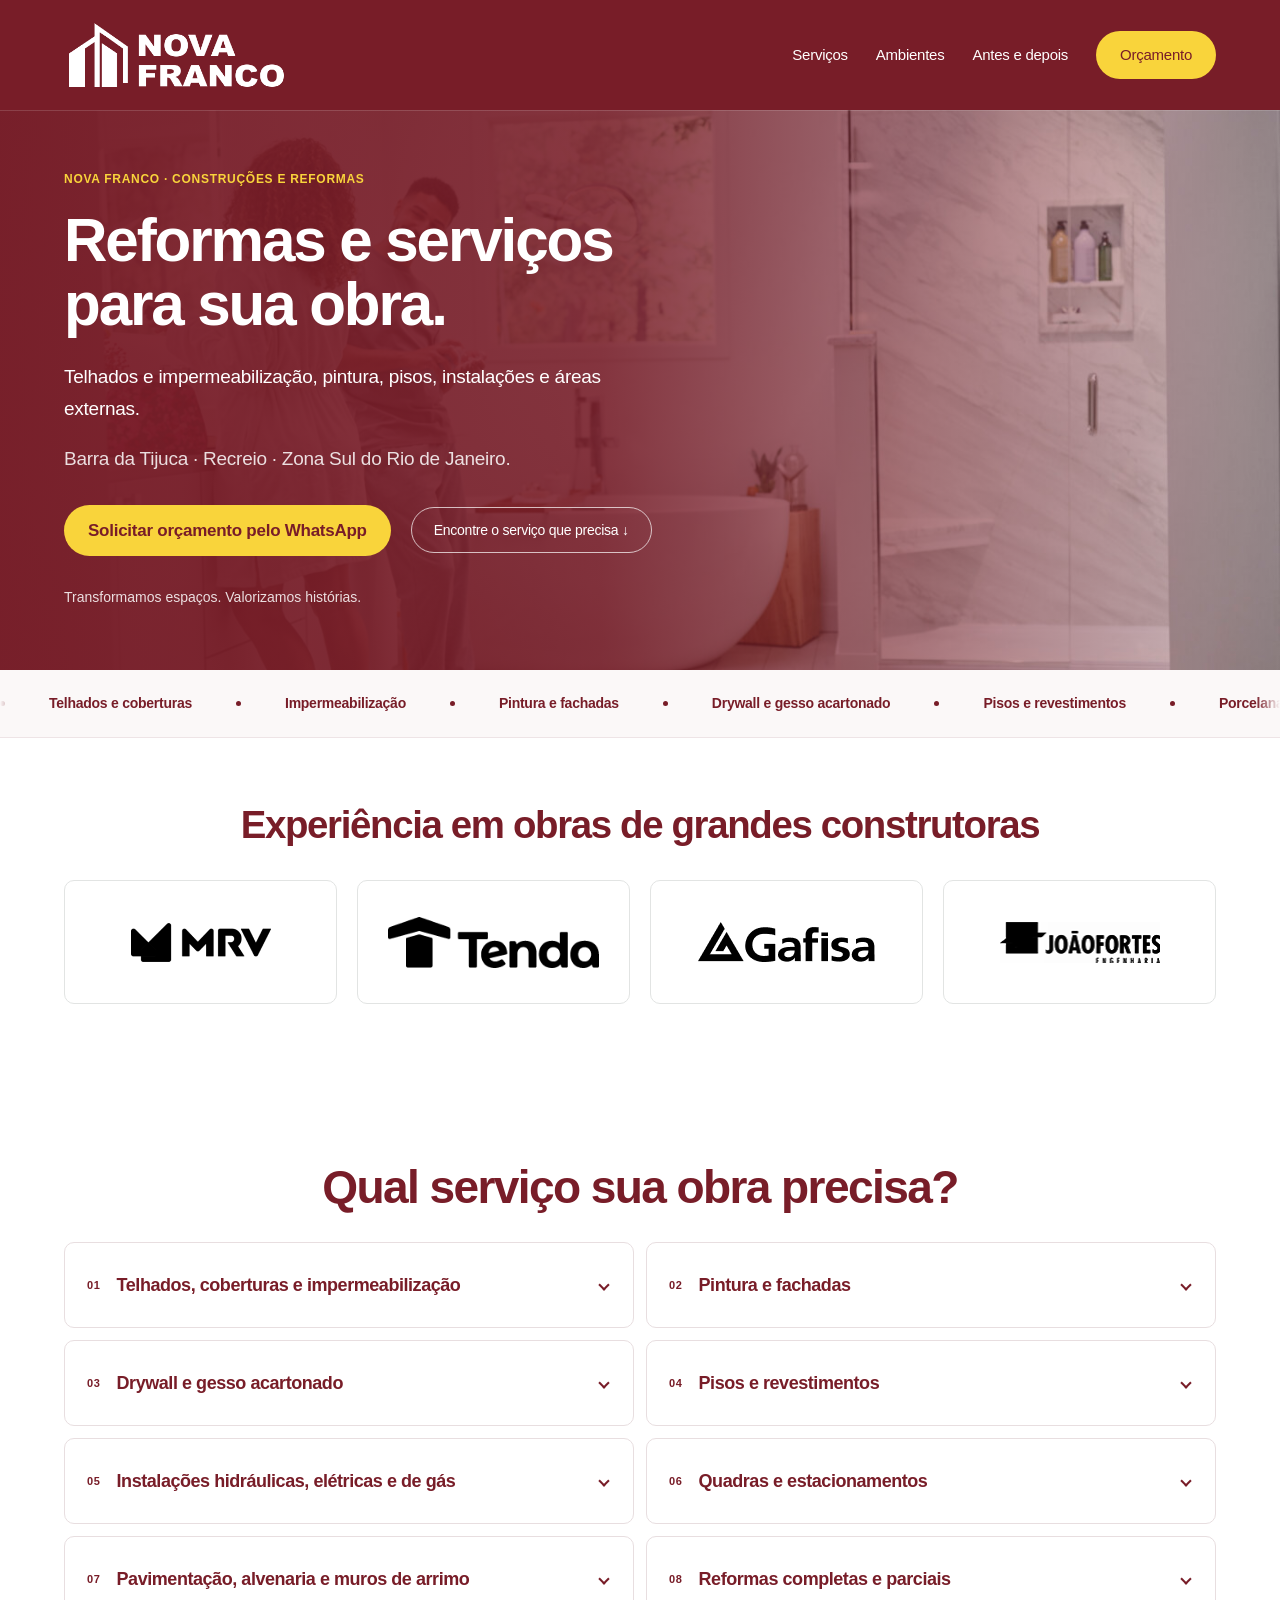
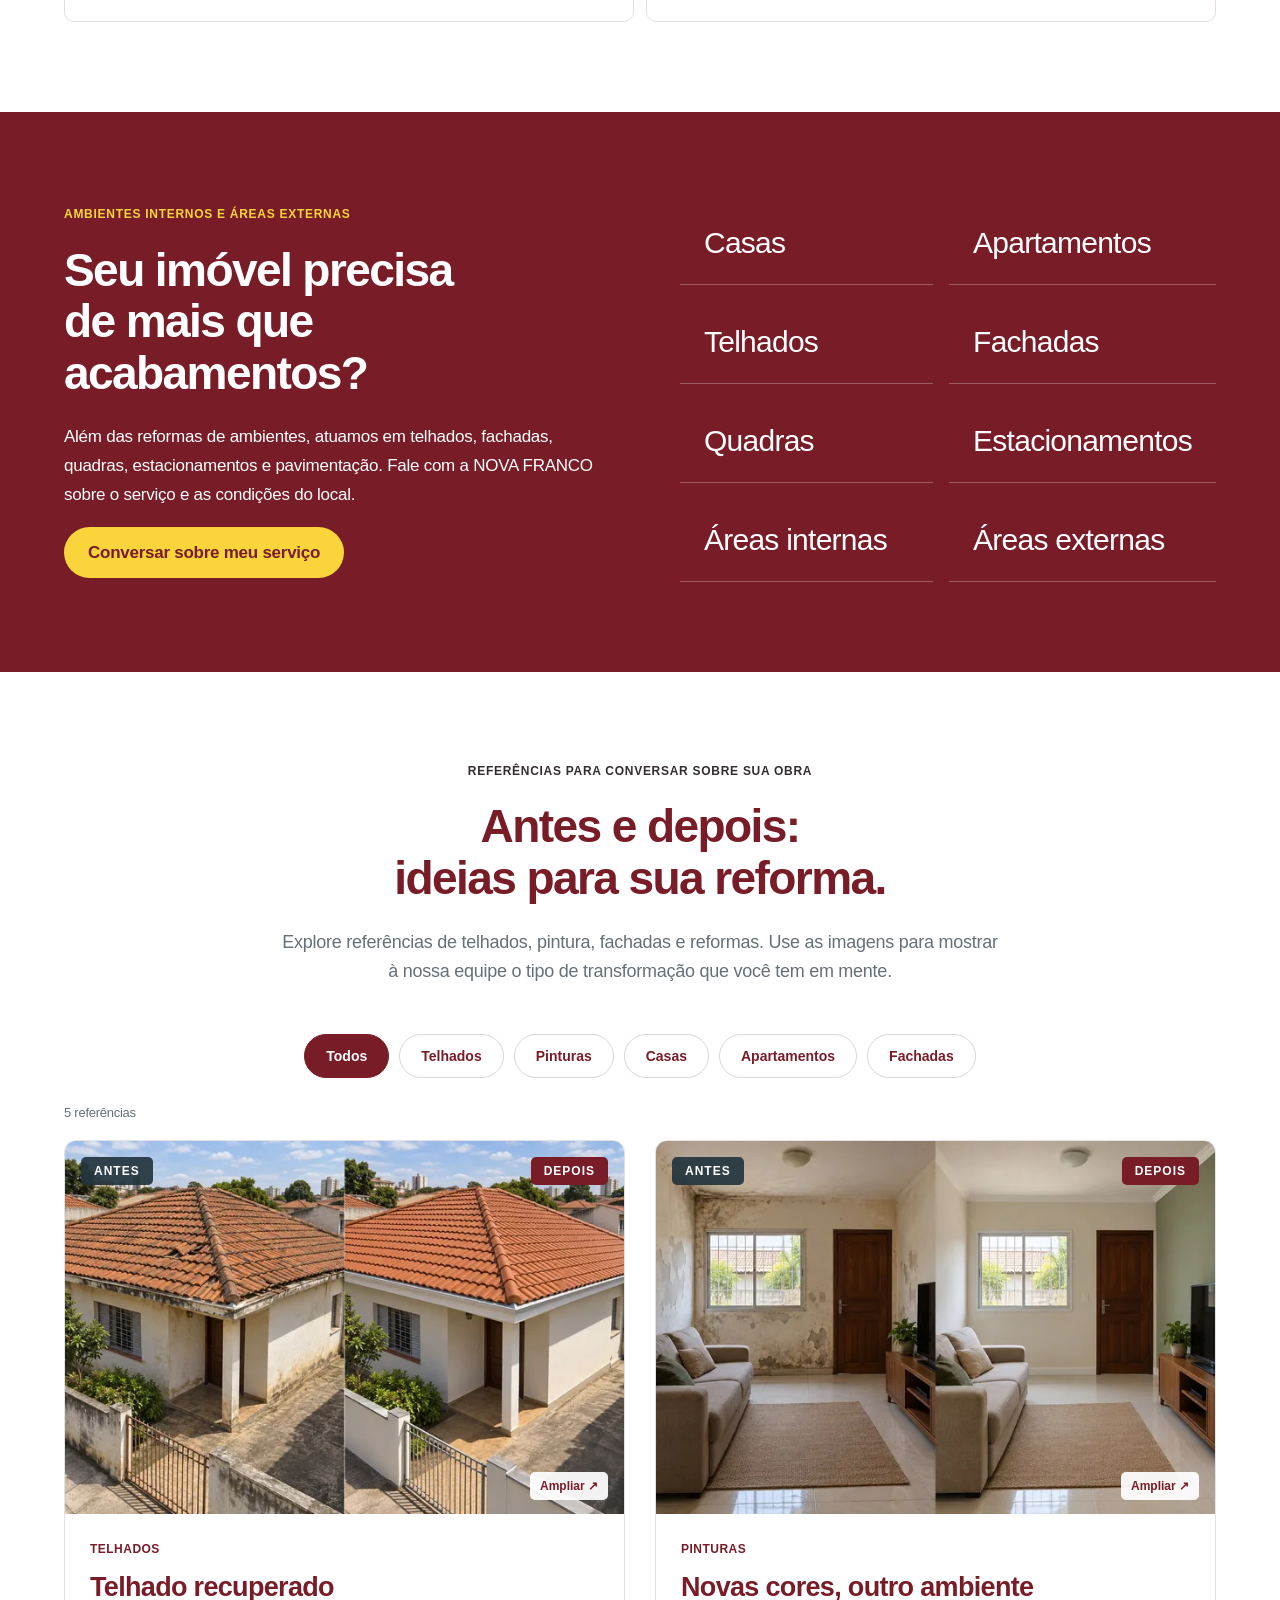
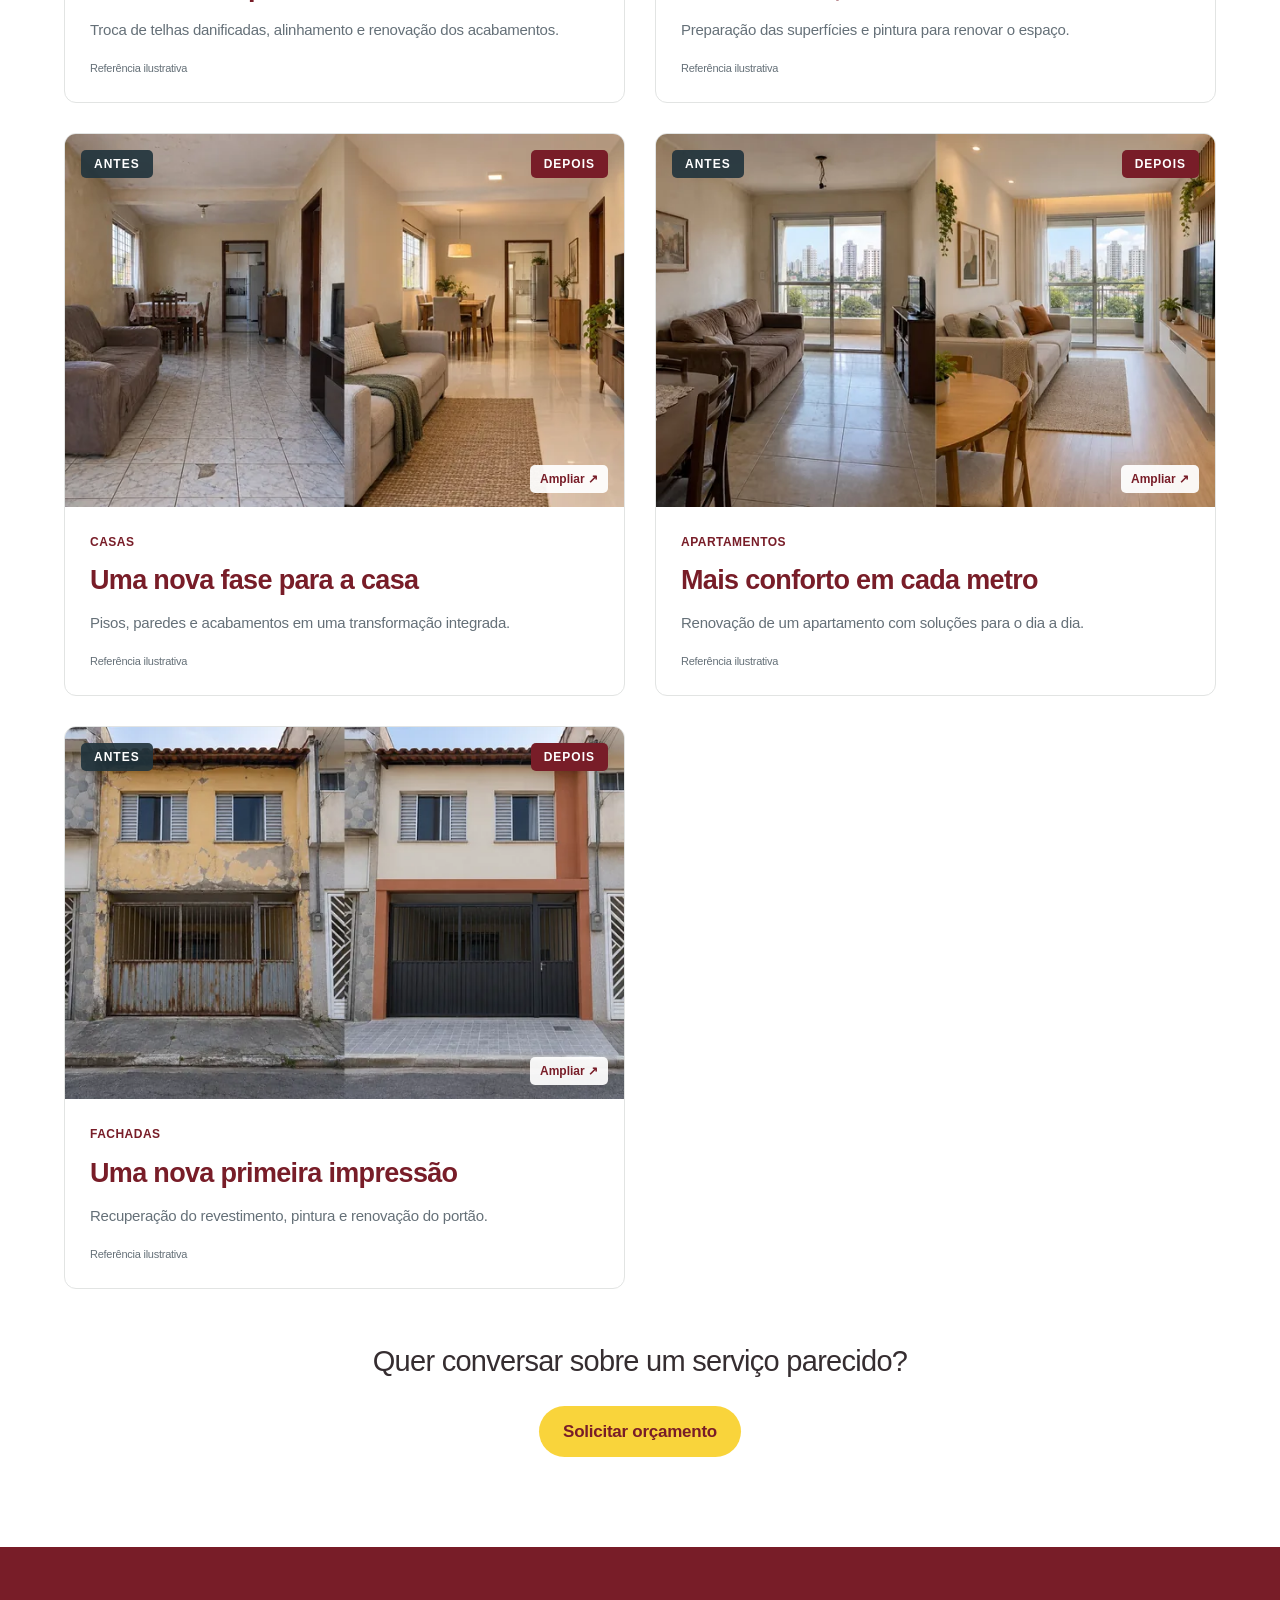
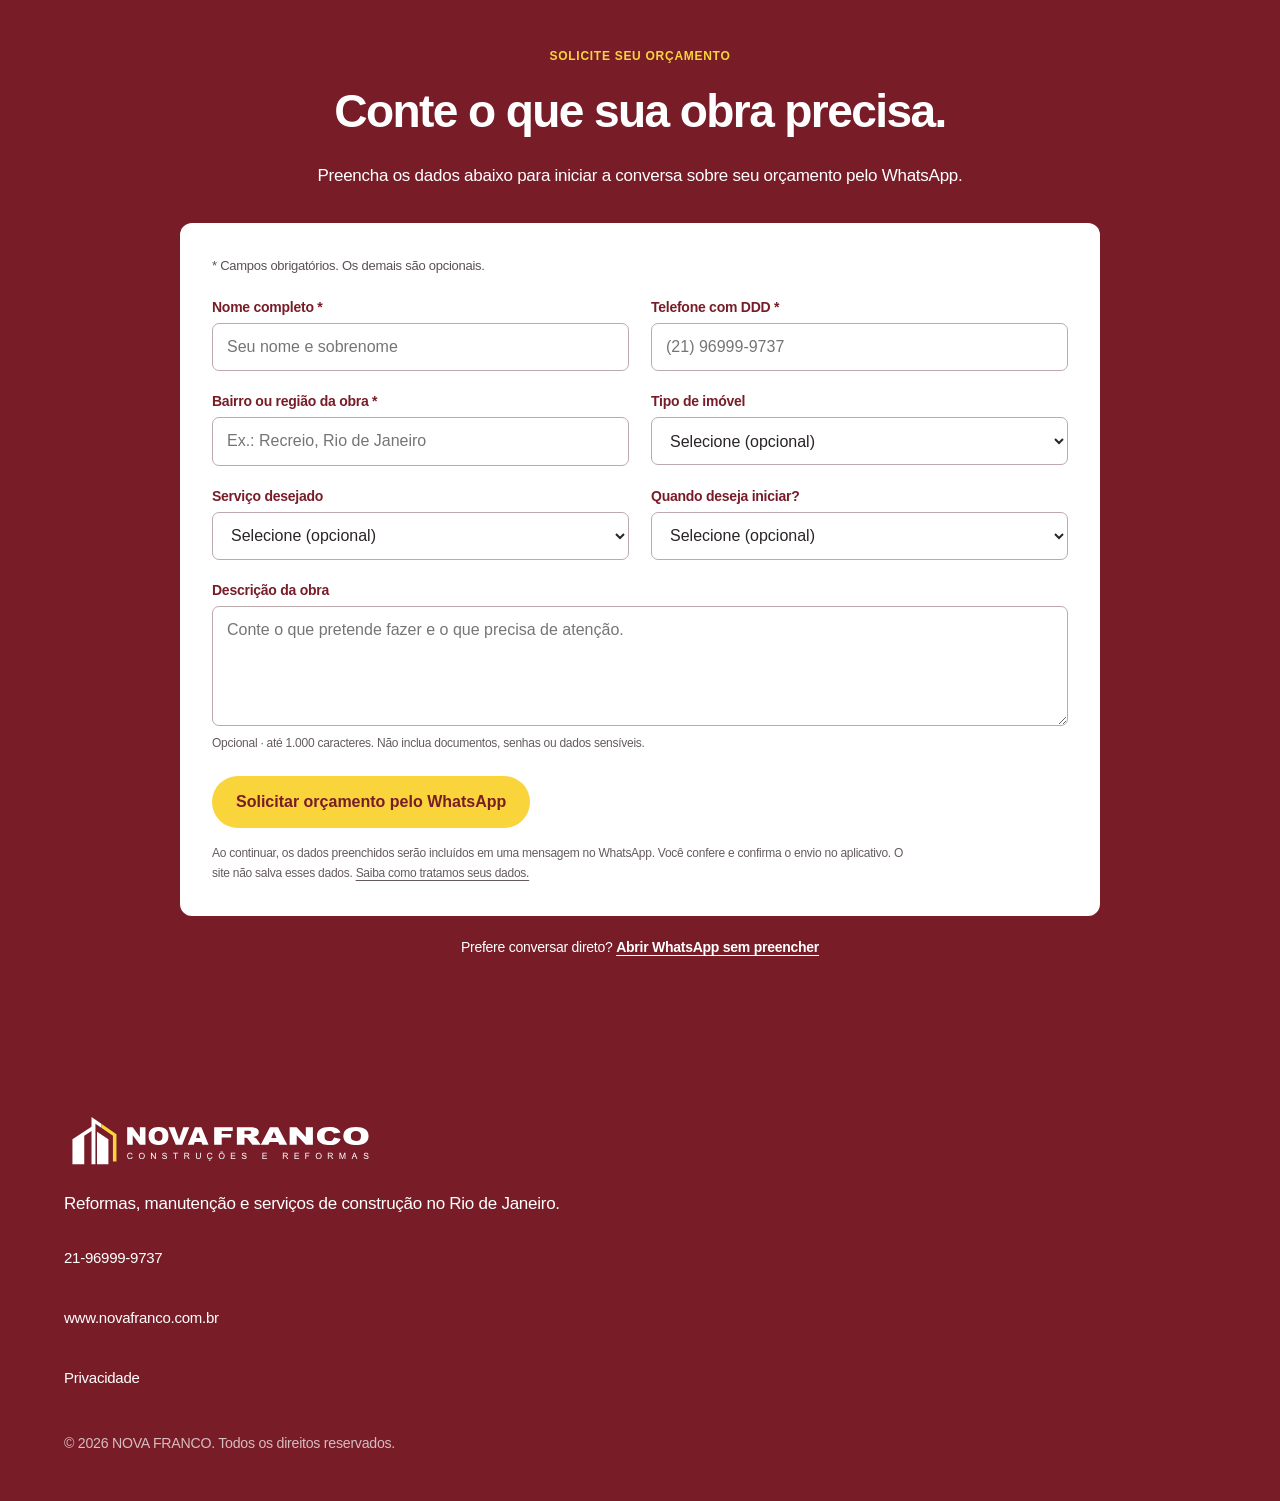
<file: index.html>
<!doctype html><html lang="pt-BR"><head><meta charset="utf-8"><meta name="viewport" content="width=device-width,initial-scale=1"><title>NOVA FRANCO | Reformas e serviços de construção no Rio</title><meta name="description" content="Reformas, telhados, impermeabilização, pintura, instalações, pisos, quadras e pavimentação. Atendimento na Barra, Recreio e Zona Sul do Rio. Peça seu orçamento."><link rel="canonical" href="https://www.novafranco.com.br/"><link rel="stylesheet" href="assets/css/nova-franco.css?v=21"><link rel="icon" href="assets/images/favicon.svg?v=2" type="image/svg+xml"><link rel="apple-touch-icon" href="assets/images/marca/apple-touch-icon.png"></head><body><header class="nf-header"><a class="nf-brand" href="index.html#antes-depois" aria-label="NOVA FRANCO — página inicial"><img class="nf-logo-header" src="assets/images/marca/nova-franco-branca-alinhada.png" alt="NOVA FRANCO" width="1724" height="566" decoding="async"></a><button class="nf-menu-toggle" type="button" aria-expanded="false" aria-controls="nf-navigation">Menu <span aria-hidden="true">☰</span></button><nav id="nf-navigation" aria-label="Menu principal"><a href="#servicos">Serviços</a><a href="#ambientes">Ambientes</a><a href="#antes-depois">Antes e depois</a><a class="nf-button" href="https://wa.me/5521969999737">Orçamento</a></nav></header>
<main><section class="nf-hero"><img src="assets/images/2025/06/231004-ReBath-2545-scaled-e1750427386507-2048x1208.jpg" alt="Casal em um ambiente residencial renovado" width="2048" height="1208" decoding="async" srcset="assets/images/2025/06/231004-ReBath-2545-scaled-e1750427386507-600x354.jpg 600w, assets/images/2025/06/231004-ReBath-2545-scaled-e1750427386507-1400x826.jpg 1400w, assets/images/2025/06/231004-ReBath-2545-scaled-e1750427386507-2048x1208.jpg 2048w" sizes="100vw" fetchpriority="high"><div class="nf-hero-content"><p class="nf-eyebrow">NOVA FRANCO · CONSTRUÇÕES E REFORMAS</p><h1>Reformas e serviços<br>para sua obra.</h1><p>Telhados e impermeabilização, pintura, pisos, instalações e áreas externas.</p><p class="nf-hero-region">Barra da Tijuca · Recreio · Zona Sul do Rio de Janeiro.</p><div class="nf-actions"><a class="nf-button" href="https://wa.me/5521969999737?text=Ol%C3%A1%2C%20gostaria%20de%20solicitar%20um%20or%C3%A7amento%20para%20um%20servi%C3%A7o.">Solicitar orçamento pelo WhatsApp</a><a class="nf-outline" href="#servicos">Encontre o serviço que precisa ↓</a></div><p class="nf-values">Transformamos espaços. Valorizamos histórias.</p></div></section>
<div class="nf-strip nf-marquee" role="region" aria-label="Nossos serviços"><div class="nf-marquee-window"><div class="nf-marquee-track"><ul class="nf-marquee-group"><li>Telhados e coberturas</li><li>Impermeabilização</li><li>Pintura e fachadas</li><li>Drywall e gesso acartonado</li><li>Pisos e revestimentos</li><li>Porcelanatos e laminados</li><li>Pisos polidos</li><li>Concreto polido</li><li>Instalações hidráulicas</li><li>Instalações elétricas</li><li>Instalação de gás</li><li>Recuperação de quadras</li><li>Marcação de estacionamento</li><li>Pavimentação asfáltica</li><li>Piso intertravado</li><li>Alvenaria</li><li>Muros de arrimo</li><li>Reformas completas e parciais</li></ul><ul class="nf-marquee-group" aria-hidden="true" inert><li>Telhados e coberturas</li><li>Impermeabilização</li><li>Pintura e fachadas</li><li>Drywall e gesso acartonado</li><li>Pisos e revestimentos</li><li>Porcelanatos e laminados</li><li>Pisos polidos</li><li>Concreto polido</li><li>Instalações hidráulicas</li><li>Instalações elétricas</li><li>Instalação de gás</li><li>Recuperação de quadras</li><li>Marcação de estacionamento</li><li>Pavimentação asfáltica</li><li>Piso intertravado</li><li>Alvenaria</li><li>Muros de arrimo</li><li>Reformas completas e parciais</li></ul></div></div></div><section class="nf-clients" id="clientes" aria-labelledby="nf-clients-title"><div class="nf-clients-heading"><h2 id="nf-clients-title">Experiência em obras de grandes construtoras</h2></div><div class="nf-client-logos" role="group" aria-label="Logos dos clientes"><div class="nf-clients-track"><div class="nf-client-set"><figure><img src="assets/images/clientes/mrv.png" alt="MRV" width="280" height="80" loading="lazy"></figure><figure><img src="assets/images/clientes/tenda.png" alt="Tenda" width="280" height="80" loading="lazy"></figure><figure><img src="assets/images/clientes/gafisa.png" alt="Gafisa" width="280" height="80" loading="lazy"></figure><figure><img src="assets/images/clientes/joao-fortes.png" alt="João Fortes Engenharia" width="280" height="80" loading="lazy"></figure></div><div class="nf-client-set nf-client-set-copy" aria-hidden="true" inert><figure><img src="assets/images/clientes/mrv.png" alt="MRV" width="280" height="80" loading="lazy"></figure><figure><img src="assets/images/clientes/tenda.png" alt="Tenda" width="280" height="80" loading="lazy"></figure><figure><img src="assets/images/clientes/gafisa.png" alt="Gafisa" width="280" height="80" loading="lazy"></figure><figure><img src="assets/images/clientes/joao-fortes.png" alt="João Fortes Engenharia" width="280" height="80" loading="lazy"></figure></div></div></div></section>
<section class="nf-section" id="servicos"><div class="nf-section-heading"><h2>Qual serviço sua obra precisa?</h2></div><div class="nf-service-list"><details class="nf-service-item" id="servico-telhados" name="nf-service-details"><summary><span class="nf-service-number">01</span><h3>Telhados, coberturas e impermeabilização</h3><span class="nf-service-chevron" aria-hidden="true"></span></summary><div class="nf-service-body"><p>Serviços em telhados e coberturas, recuperação de pontos danificados e impermeabilização. Informe o local e o que precisa ser corrigido.</p><a href="https://wa.me/5521969999737?text=Ol%C3%A1%2C%20gostaria%20de%20solicitar%20um%20or%C3%A7amento%20para%20Telhados%2C%20coberturas%20e%20impermeabiliza%C3%A7%C3%A3o.%20Posso%20enviar%20a%20localiza%C3%A7%C3%A3o%20e%20fotos%20do%20local%3F">Orçar este serviço ↗</a></div></details><details class="nf-service-item" id="servico-pintura" name="nf-service-details"><summary><span class="nf-service-number">02</span><h3>Pintura e fachadas</h3><span class="nf-service-chevron" aria-hidden="true"></span></summary><div class="nf-service-body"><p>Pintura interna e externa, preparação das superfícies e acabamento refinado para renovar paredes, ambientes e fachadas.</p><a href="https://wa.me/5521969999737?text=Ol%C3%A1%2C%20gostaria%20de%20solicitar%20um%20or%C3%A7amento%20para%20Pintura%20e%20fachadas.%20Posso%20enviar%20a%20localiza%C3%A7%C3%A3o%20e%20fotos%20do%20local%3F">Orçar este serviço ↗</a></div></details><details class="nf-service-item" id="servico-drywall" name="nf-service-details"><summary><span class="nf-service-number">03</span><h3>Drywall e gesso acartonado</h3><span class="nf-service-chevron" aria-hidden="true"></span></summary><div class="nf-service-body"><p>Paredes, divisórias e forros em drywall e gesso acartonado para reorganizar os espaços e executar os acabamentos da obra.</p><a href="https://wa.me/5521969999737?text=Ol%C3%A1%2C%20gostaria%20de%20solicitar%20um%20or%C3%A7amento%20para%20Drywall%20e%20gesso%20acartonado.%20Posso%20enviar%20a%20localiza%C3%A7%C3%A3o%20e%20fotos%20do%20local%3F">Orçar este serviço ↗</a></div></details><details class="nf-service-item" id="servico-pisos" name="nf-service-details"><summary><span class="nf-service-number">04</span><h3>Pisos e revestimentos</h3><span class="nf-service-chevron" aria-hidden="true"></span></summary><div class="nf-service-body"><p>Assentamento de porcelanatos, laminados e revestimentos, além de serviços em pisos polidos e concreto polido.</p><a href="https://wa.me/5521969999737?text=Ol%C3%A1%2C%20gostaria%20de%20solicitar%20um%20or%C3%A7amento%20para%20Pisos%20e%20revestimentos.%20Posso%20enviar%20a%20localiza%C3%A7%C3%A3o%20e%20fotos%20do%20local%3F">Orçar este serviço ↗</a></div></details><details class="nf-service-item" id="servico-instalacoes" name="nf-service-details"><summary><span class="nf-service-number">05</span><h3>Instalações hidráulicas, elétricas e de gás</h3><span class="nf-service-chevron" aria-hidden="true"></span></summary><div class="nf-service-body"><p>Execução de serviços hidráulicos, elétricos e de instalação de gás, conforme a necessidade e a avaliação técnica de cada obra.</p><a href="https://wa.me/5521969999737?text=Ol%C3%A1%2C%20gostaria%20de%20solicitar%20um%20or%C3%A7amento%20para%20Instala%C3%A7%C3%B5es%20hidr%C3%A1ulicas%2C%20el%C3%A9tricas%20e%20de%20g%C3%A1s.%20Posso%20enviar%20a%20localiza%C3%A7%C3%A3o%20e%20fotos%20do%20local%3F">Orçar este serviço ↗</a></div></details><details class="nf-service-item" id="servico-quadras" name="nf-service-details"><summary><span class="nf-service-number">06</span><h3>Quadras e estacionamentos</h3><span class="nf-service-chevron" aria-hidden="true"></span></summary><div class="nf-service-body"><p>Recuperação de quadras e marcação de estacionamento. Conte qual é a área, como ela está e o serviço que você precisa.</p><a href="https://wa.me/5521969999737?text=Ol%C3%A1%2C%20gostaria%20de%20solicitar%20um%20or%C3%A7amento%20para%20Quadras%20e%20estacionamentos.%20Posso%20enviar%20a%20localiza%C3%A7%C3%A3o%20e%20fotos%20do%20local%3F">Orçar este serviço ↗</a></div></details><details class="nf-service-item" id="servico-pavimentacao" name="nf-service-details"><summary><span class="nf-service-number">07</span><h3>Pavimentação, alvenaria e muros de arrimo</h3><span class="nf-service-chevron" aria-hidden="true"></span></summary><div class="nf-service-body"><p>Pavimentação asfáltica, piso intertravado, alvenaria e muros de arrimo. Fale com a equipe sobre as características e o escopo do serviço.</p><a href="https://wa.me/5521969999737?text=Ol%C3%A1%2C%20gostaria%20de%20solicitar%20um%20or%C3%A7amento%20para%20Pavimenta%C3%A7%C3%A3o%2C%20alvenaria%20e%20muros%20de%20arrimo.%20Posso%20enviar%20a%20localiza%C3%A7%C3%A3o%20e%20fotos%20do%20local%3F">Orçar este serviço ↗</a></div></details><details class="nf-service-item" id="servico-reformas" name="nf-service-details"><summary><span class="nf-service-number">08</span><h3>Reformas completas e parciais</h3><span class="nf-service-chevron" aria-hidden="true"></span></summary><div class="nf-service-body"><p>Serviços para renovar um ambiente ou diferentes áreas do imóvel, reunindo as intervenções necessárias para a sua reforma.</p><a href="https://wa.me/5521969999737?text=Ol%C3%A1%2C%20gostaria%20de%20solicitar%20um%20or%C3%A7amento%20para%20Reformas%20completas%20e%20parciais.%20Posso%20enviar%20a%20localiza%C3%A7%C3%A3o%20e%20fotos%20do%20local%3F">Orçar este serviço ↗</a></div></details></div></section>
<section class="nf-environments" id="ambientes"><div><p class="nf-eyebrow">AMBIENTES INTERNOS E ÁREAS EXTERNAS</p><h2>Seu imóvel precisa<br>de mais que acabamentos?</h2><p>Além das reformas de ambientes, atuamos em telhados, fachadas, quadras, estacionamentos e pavimentação. Fale com a NOVA FRANCO sobre o serviço e as condições do local.</p><a class="nf-button" href="https://wa.me/5521969999737?text=Ol%C3%A1%2C%20quero%20conversar%20sobre%20um%20servi%C3%A7o%20para%20o%20meu%20im%C3%B3vel.%20Posso%20enviar%20fotos%20e%20a%20localiza%C3%A7%C3%A3o%3F">Conversar sobre meu serviço</a></div><div class="nf-tags"><span>Casas</span><span>Apartamentos</span><span>Telhados</span><span>Fachadas</span><span>Quadras</span><span>Estacionamentos</span><span>Áreas internas</span><span>Áreas externas</span></div></section>
<section class="nf-section nf-transformations" id="antes-depois"><div class="nf-section-heading"><p class="nf-eyebrow">REFERÊNCIAS PARA CONVERSAR SOBRE SUA OBRA</p><h2>Antes e depois:<br>ideias para sua reforma.</h2><p>Explore referências de telhados, pintura, fachadas e reformas. Use as imagens para mostrar à nossa equipe o tipo de transformação que você tem em mente.</p></div><div class="nf-filters" role="group" aria-label="Filtrar referências por serviço"><button type="button" class="nf-filter is-active" data-filter="todos" aria-pressed="true">Todos</button><button type="button" class="nf-filter" data-filter="telhados" aria-pressed="false">Telhados</button><button type="button" class="nf-filter" data-filter="pinturas" aria-pressed="false">Pinturas</button><button type="button" class="nf-filter" data-filter="casas" aria-pressed="false">Casas</button><button type="button" class="nf-filter" data-filter="apartamentos" aria-pressed="false">Apartamentos</button><button type="button" class="nf-filter" data-filter="fachadas" aria-pressed="false">Fachadas</button></div><p class="nf-result-count" aria-live="polite">5 referências</p><div class="nf-project-grid"><article class="nf-project" data-category="telhados"><button class="nf-comparison" type="button" data-image="assets/images/transformacoes/telhados-1536.webp" data-title="Telhado recuperado" aria-label="Ampliar antes e depois: Telhados"><img src="assets/images/transformacoes/telhados-1536.webp" srcset="assets/images/transformacoes/telhados-640.webp 640w, assets/images/transformacoes/telhados-960.webp 960w, assets/images/transformacoes/telhados-1536.webp 1536w" sizes="(max-width:700px) calc(100vw - 48px), (max-width:1500px) calc((100vw - 10vw - 30px)/2), 660px" decoding="async" alt="Referência ilustrativa de telhados: antes à esquerda e depois à direita" width="1536" height="1024" loading="lazy"><span class="nf-before">Antes</span><span class="nf-after">Depois</span><span class="nf-expand" aria-hidden="true">Ampliar ↗</span></button><div class="nf-project-text"><p class="nf-project-category">Telhados</p><h3>Telhado recuperado</h3><p>Troca de telhas danificadas, alinhamento e renovação dos acabamentos.</p><small>Referência ilustrativa</small></div></article><article class="nf-project" data-category="pinturas"><button class="nf-comparison" type="button" data-image="assets/images/transformacoes/pinturas-1536.webp" data-title="Novas cores, outro ambiente" aria-label="Ampliar antes e depois: Pinturas"><img src="assets/images/transformacoes/pinturas-1536.webp" srcset="assets/images/transformacoes/pinturas-640.webp 640w, assets/images/transformacoes/pinturas-960.webp 960w, assets/images/transformacoes/pinturas-1536.webp 1536w" sizes="(max-width:700px) calc(100vw - 48px), (max-width:1500px) calc((100vw - 10vw - 30px)/2), 660px" decoding="async" alt="Referência ilustrativa de pinturas: antes à esquerda e depois à direita" width="1536" height="1024" loading="lazy"><span class="nf-before">Antes</span><span class="nf-after">Depois</span><span class="nf-expand" aria-hidden="true">Ampliar ↗</span></button><div class="nf-project-text"><p class="nf-project-category">Pinturas</p><h3>Novas cores, outro ambiente</h3><p>Preparação das superfícies e pintura para renovar o espaço.</p><small>Referência ilustrativa</small></div></article><article class="nf-project" data-category="casas"><button class="nf-comparison" type="button" data-image="assets/images/transformacoes/casas-1536.webp" data-title="Uma nova fase para a casa" aria-label="Ampliar antes e depois: Casas"><img src="assets/images/transformacoes/casas-1536.webp" srcset="assets/images/transformacoes/casas-640.webp 640w, assets/images/transformacoes/casas-960.webp 960w, assets/images/transformacoes/casas-1536.webp 1536w" sizes="(max-width:700px) calc(100vw - 48px), (max-width:1500px) calc((100vw - 10vw - 30px)/2), 660px" decoding="async" alt="Referência ilustrativa de casas: antes à esquerda e depois à direita" width="1536" height="1024" loading="lazy"><span class="nf-before">Antes</span><span class="nf-after">Depois</span><span class="nf-expand" aria-hidden="true">Ampliar ↗</span></button><div class="nf-project-text"><p class="nf-project-category">Casas</p><h3>Uma nova fase para a casa</h3><p>Pisos, paredes e acabamentos em uma transformação integrada.</p><small>Referência ilustrativa</small></div></article><article class="nf-project" data-category="apartamentos"><button class="nf-comparison" type="button" data-image="assets/images/transformacoes/apartamentos-1536.webp" data-title="Mais conforto em cada metro" aria-label="Ampliar antes e depois: Apartamentos"><img src="assets/images/transformacoes/apartamentos-1536.webp" srcset="assets/images/transformacoes/apartamentos-640.webp 640w, assets/images/transformacoes/apartamentos-960.webp 960w, assets/images/transformacoes/apartamentos-1536.webp 1536w" sizes="(max-width:700px) calc(100vw - 48px), (max-width:1500px) calc((100vw - 10vw - 30px)/2), 660px" decoding="async" alt="Referência ilustrativa de apartamentos: antes à esquerda e depois à direita" width="1536" height="1024" loading="lazy"><span class="nf-before">Antes</span><span class="nf-after">Depois</span><span class="nf-expand" aria-hidden="true">Ampliar ↗</span></button><div class="nf-project-text"><p class="nf-project-category">Apartamentos</p><h3>Mais conforto em cada metro</h3><p>Renovação de um apartamento com soluções para o dia a dia.</p><small>Referência ilustrativa</small></div></article><article class="nf-project" data-category="fachadas"><button class="nf-comparison" type="button" data-image="assets/images/transformacoes/fachadas-1536.webp" data-title="Uma nova primeira impressão" aria-label="Ampliar antes e depois: Fachadas"><img src="assets/images/transformacoes/fachadas-1536.webp" srcset="assets/images/transformacoes/fachadas-640.webp 640w, assets/images/transformacoes/fachadas-960.webp 960w, assets/images/transformacoes/fachadas-1536.webp 1536w" sizes="(max-width:700px) calc(100vw - 48px), (max-width:1500px) calc((100vw - 10vw - 30px)/2), 660px" decoding="async" alt="Referência ilustrativa de fachadas: antes à esquerda e depois à direita" width="1536" height="1024" loading="lazy"><span class="nf-before">Antes</span><span class="nf-after">Depois</span><span class="nf-expand" aria-hidden="true">Ampliar ↗</span></button><div class="nf-project-text"><p class="nf-project-category">Fachadas</p><h3>Uma nova primeira impressão</h3><p>Recuperação do revestimento, pintura e renovação do portão.</p><small>Referência ilustrativa</small></div></article></div><div class="nf-gallery-cta"><p>Quer conversar sobre um serviço parecido?</p><a class="nf-button" href="https://wa.me/5521969999737?text=Ol%C3%A1%2C%20vi%20as%20refer%C3%AAncias%20do%20site%20e%20quero%20conversar%20sobre%20um%20servi%C3%A7o%20para%20o%20meu%20im%C3%B3vel.">Solicitar orçamento</a></div></section>
<section class="nf-contact" id="contato"><p class="nf-eyebrow">SOLICITE SEU ORÇAMENTO</p><h2>Conte o que sua obra precisa.</h2><p>Preencha os dados abaixo para iniciar a conversa sobre seu orçamento pelo WhatsApp.</p><form id="nf-quote-form" class="nf-quote-form" autocomplete="off" novalidate><p class="nf-form-required">* Campos obrigatórios. Os demais são opcionais.</p><div class="nf-form-grid"><div class="nf-form-field"><label for="nf-quote-name">Nome completo *</label><input id="nf-quote-name" name="name" aria-describedby="nf-error-name" type="text" required minlength="3" maxlength="100" autocomplete="off" placeholder="Seu nome e sobrenome"><span class="nf-field-error" id="nf-error-name" hidden></span></div><div class="nf-form-field"><label for="nf-quote-phone">Telefone com DDD *</label><input id="nf-quote-phone" name="phone" aria-describedby="nf-error-phone" type="tel" required maxlength="20" inputmode="tel" autocomplete="off" placeholder="(21) 96999-9737"><span class="nf-field-error" id="nf-error-phone" hidden></span></div><div class="nf-form-field"><label for="nf-quote-region">Bairro ou região da obra *</label><input id="nf-quote-region" name="region" aria-describedby="nf-error-region" type="text" required maxlength="100" autocomplete="off" placeholder="Ex.: Recreio, Rio de Janeiro"><span class="nf-field-error" id="nf-error-region" hidden></span></div><div class="nf-form-field"><label for="nf-quote-property">Tipo de imóvel</label><select id="nf-quote-property" name="property" aria-describedby="nf-error-property"><option value="">Selecione (opcional)</option><option value="Casa">Casa</option><option value="Apartamento">Apartamento</option><option value="Comercial">Comercial</option></select><span class="nf-field-error" id="nf-error-property" hidden></span></div><div class="nf-form-field"><label for="nf-quote-service">Serviço desejado</label><select id="nf-quote-service" name="service" aria-describedby="nf-error-service"><option value="">Selecione (opcional)</option><option value="Reforma completa">Reforma completa</option><option value="Reforma parcial">Reforma parcial</option><option value="Construção">Construção</option><option value="Pintura">Pintura</option><option value="Elétrica">Elétrica</option><option value="Hidráulica">Hidráulica</option><option value="Outros">Outros</option></select><span class="nf-field-error" id="nf-error-service" hidden></span></div><div class="nf-form-field"><label for="nf-quote-timeline">Quando deseja iniciar?</label><select id="nf-quote-timeline" name="timeline" aria-describedby="nf-error-timeline"><option value="">Selecione (opcional)</option><option value="Imediatamente">Imediatamente</option><option value="Em 30 dias">Em 30 dias</option><option value="Em 60 dias">Em 60 dias</option><option value="Apenas pesquisando">Apenas pesquisando</option></select><span class="nf-field-error" id="nf-error-timeline" hidden></span></div><div class="nf-form-field nf-form-wide"><label for="nf-quote-description">Descrição da obra</label><textarea id="nf-quote-description" name="description" aria-describedby="nf-error-description nf-hint-description" rows="4" maxlength="1000" autocomplete="off" placeholder="Conte o que pretende fazer e o que precisa de atenção."></textarea><small id="nf-hint-description">Opcional · até 1.000 caracteres. Não inclua documentos, senhas ou dados sensíveis.</small><span class="nf-field-error" id="nf-error-description" hidden></span></div></div><p class="nf-form-error" role="alert" aria-live="polite"></p><div class="nf-form-submit"><button class="nf-button" type="submit" disabled>Solicitar orçamento pelo WhatsApp</button><p class="nf-form-privacy">Ao continuar, os dados preenchidos serão incluídos em uma mensagem no WhatsApp. Você confere e confirma o envio no aplicativo. O site não salva esses dados. <a href="privacidade.html">Saiba como tratamos seus dados.</a></p></div><noscript><p>Ative o JavaScript para preparar a mensagem ou <a href="https://wa.me/5521969999737">fale diretamente pelo WhatsApp</a>.</p></noscript></form><p class="nf-form-direct">Prefere conversar direto? <a href="https://wa.me/5521969999737">Abrir WhatsApp sem preencher</a></p></section></main><footer class="nf-footer"><a class="nf-brand" href="index.html#antes-depois" aria-label="NOVA FRANCO — página inicial"><img class="nf-logo-footer" src="assets/images/marca/nova-franco-rodape.svg" alt="NOVA FRANCO — Construções e Reformas" width="1140" height="230" loading="lazy"></a><p>Reformas, manutenção e serviços de construção no Rio de Janeiro.</p><a href="tel:+5521969999737">21-96999-9737</a><a href="https://www.novafranco.com.br">www.novafranco.com.br</a><a href="privacidade.html">Privacidade</a><small>© 2026 NOVA FRANCO. Todos os direitos reservados.</small></footer><a class="nf-mobile-contact" href="https://wa.me/5521969999737" aria-label="Solicitar orçamento pelo WhatsApp">Solicitar orçamento pelo WhatsApp ↗</a><script src="assets/js/nova-franco.js?v=3" defer></script><dialog class="nf-image-dialog" aria-labelledby="nf-dialog-title"><button class="nf-dialog-close" type="button" aria-label="Fechar imagem">Fechar ×</button><h2 id="nf-dialog-title"></h2><div class="nf-dialog-image"><img alt=""><span class="nf-before">Antes</span><span class="nf-after">Depois</span></div><p>Referência ilustrativa. Não representa uma obra executada pela NOVA FRANCO.</p></dialog><script src="assets/js/transformacoes.js?v=1" defer></script><script type="module" src="assets/js/orcamento.js?v=1"></script></body></html>
</file>
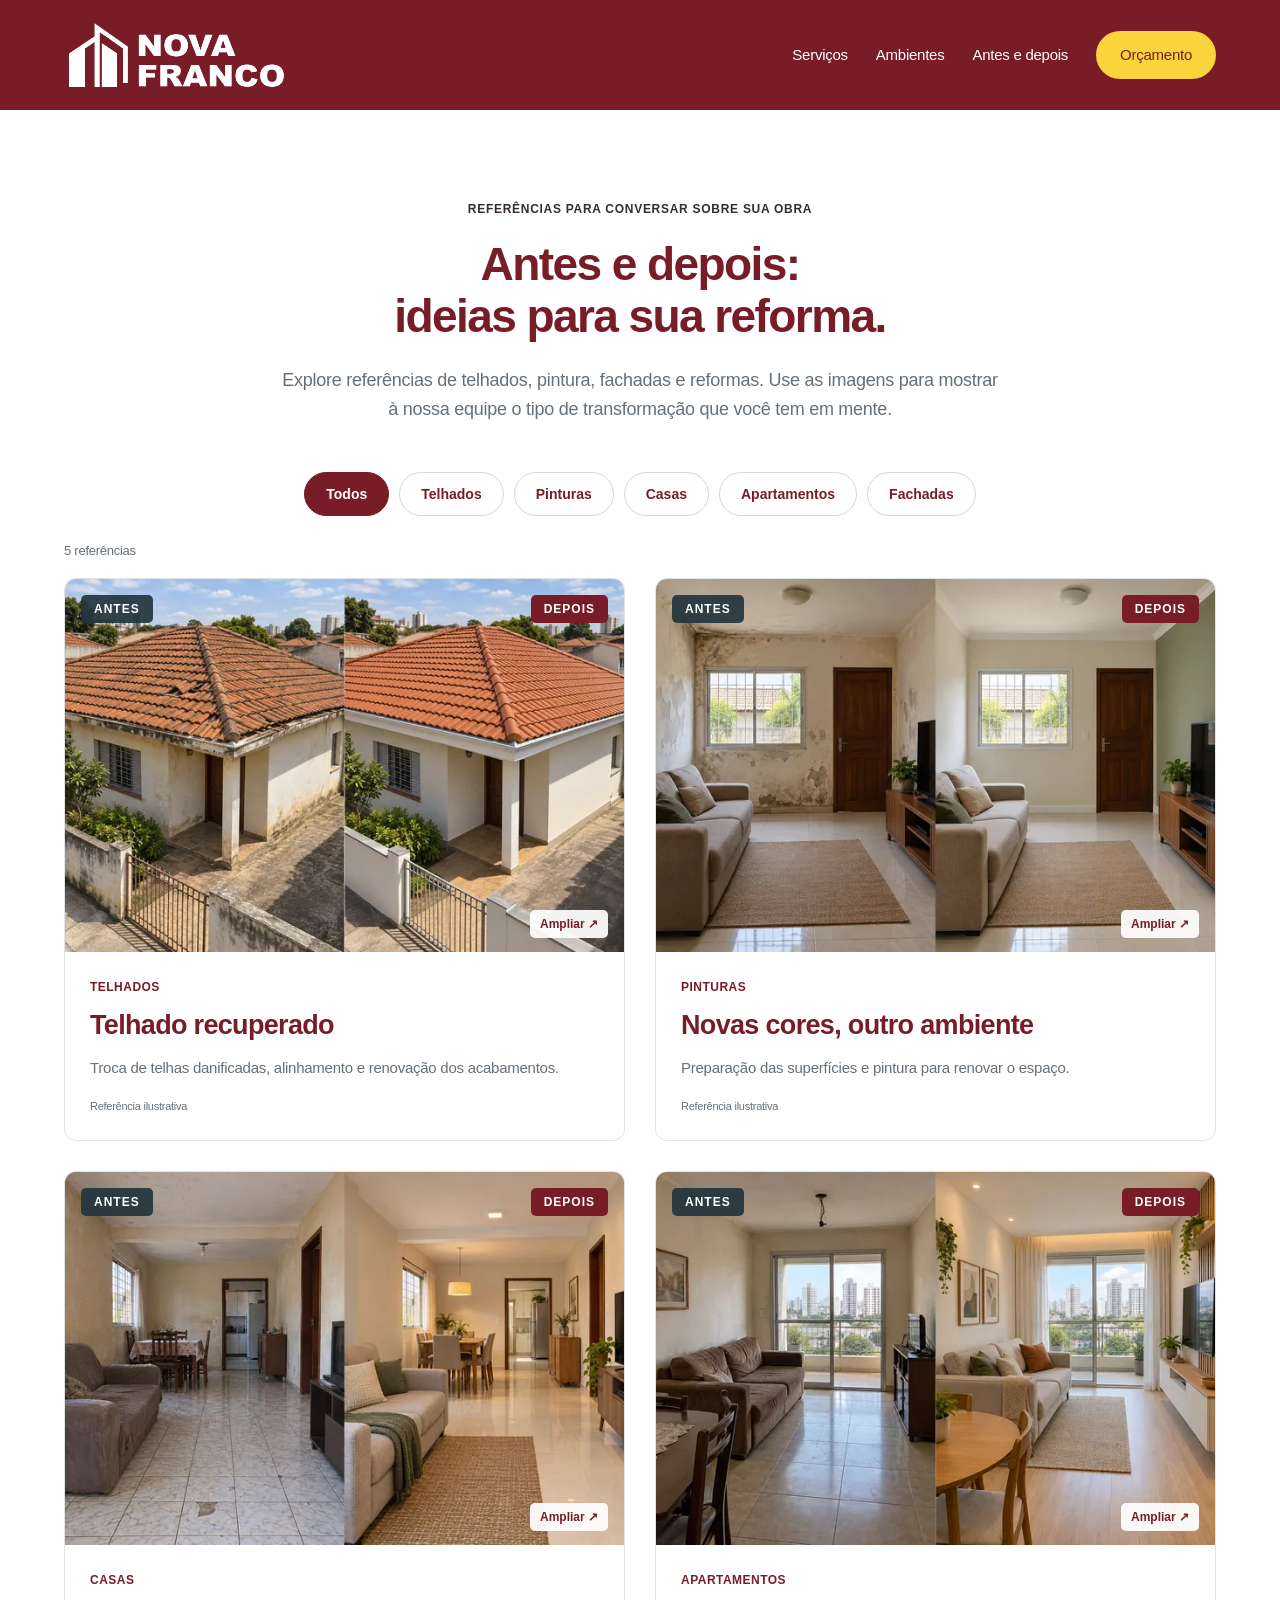
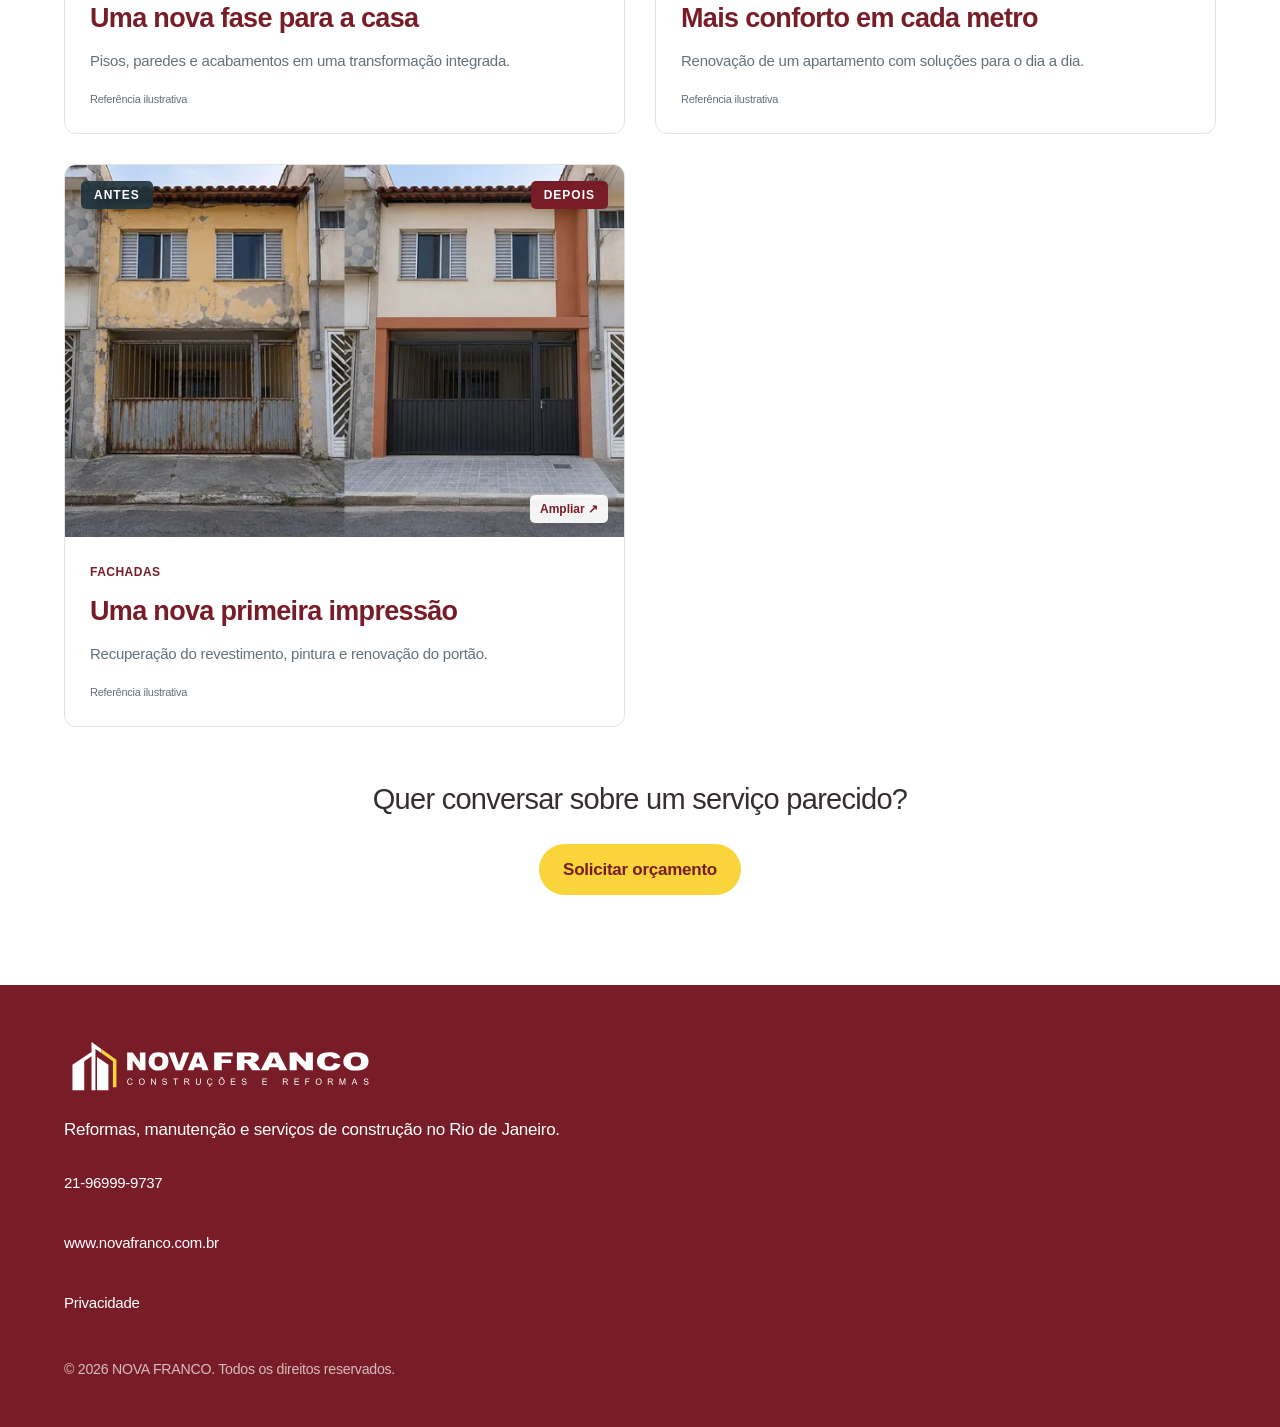
<file: galeria.html>
<!doctype html><html lang="pt-BR"><head><meta charset="utf-8"><meta name="viewport" content="width=device-width,initial-scale=1"><title>Antes e depois | NOVA FRANCO</title><meta name="description" content="Pintura, drywall, banheiros, cozinhas, salas, pisos e reformas completas. Fale com a NOVA FRANCO e solicite um orçamento para transformar sua casa."><link rel="canonical" href="https://www.novafranco.com.br/galeria"><link rel="stylesheet" href="assets/css/nova-franco.css?v=21"><link rel="icon" href="assets/images/favicon.svg?v=2" type="image/svg+xml"><link rel="apple-touch-icon" href="assets/images/marca/apple-touch-icon.png"></head><body><header class="nf-header"><a class="nf-brand" href="index.html#antes-depois" aria-label="NOVA FRANCO — página inicial"><img class="nf-logo-header" src="assets/images/marca/nova-franco-branca-alinhada.png" alt="NOVA FRANCO" width="1724" height="566" decoding="async"></a><button class="nf-menu-toggle" type="button" aria-expanded="false" aria-controls="nf-navigation">Menu <span aria-hidden="true">☰</span></button><nav id="nf-navigation" aria-label="Menu principal"><a href="index.html#servicos">Serviços</a><a href="index.html#ambientes">Ambientes</a><a href="#antes-depois">Antes e depois</a><a class="nf-button" href="https://wa.me/5521969999737">Orçamento</a></nav></header><main><section class="nf-section nf-transformations" id="antes-depois"><div class="nf-section-heading"><p class="nf-eyebrow">REFERÊNCIAS PARA CONVERSAR SOBRE SUA OBRA</p><h2>Antes e depois:<br>ideias para sua reforma.</h2><p>Explore referências de telhados, pintura, fachadas e reformas. Use as imagens para mostrar à nossa equipe o tipo de transformação que você tem em mente.</p></div><div class="nf-filters" role="group" aria-label="Filtrar referências por serviço"><button type="button" class="nf-filter is-active" data-filter="todos" aria-pressed="true">Todos</button><button type="button" class="nf-filter" data-filter="telhados" aria-pressed="false">Telhados</button><button type="button" class="nf-filter" data-filter="pinturas" aria-pressed="false">Pinturas</button><button type="button" class="nf-filter" data-filter="casas" aria-pressed="false">Casas</button><button type="button" class="nf-filter" data-filter="apartamentos" aria-pressed="false">Apartamentos</button><button type="button" class="nf-filter" data-filter="fachadas" aria-pressed="false">Fachadas</button></div><p class="nf-result-count" aria-live="polite">5 referências</p><div class="nf-project-grid"><article class="nf-project" data-category="telhados"><button class="nf-comparison" type="button" data-image="assets/images/transformacoes/telhados-1536.webp" data-title="Telhado recuperado" aria-label="Ampliar antes e depois: Telhados"><img src="assets/images/transformacoes/telhados-1536.webp" srcset="assets/images/transformacoes/telhados-640.webp 640w, assets/images/transformacoes/telhados-960.webp 960w, assets/images/transformacoes/telhados-1536.webp 1536w" sizes="(max-width:700px) calc(100vw - 48px), (max-width:1500px) calc((100vw - 10vw - 30px)/2), 660px" decoding="async" alt="Referência ilustrativa de telhados: antes à esquerda e depois à direita" width="1536" height="1024" loading="lazy"><span class="nf-before">Antes</span><span class="nf-after">Depois</span><span class="nf-expand" aria-hidden="true">Ampliar ↗</span></button><div class="nf-project-text"><p class="nf-project-category">Telhados</p><h3>Telhado recuperado</h3><p>Troca de telhas danificadas, alinhamento e renovação dos acabamentos.</p><small>Referência ilustrativa</small></div></article><article class="nf-project" data-category="pinturas"><button class="nf-comparison" type="button" data-image="assets/images/transformacoes/pinturas-1536.webp" data-title="Novas cores, outro ambiente" aria-label="Ampliar antes e depois: Pinturas"><img src="assets/images/transformacoes/pinturas-1536.webp" srcset="assets/images/transformacoes/pinturas-640.webp 640w, assets/images/transformacoes/pinturas-960.webp 960w, assets/images/transformacoes/pinturas-1536.webp 1536w" sizes="(max-width:700px) calc(100vw - 48px), (max-width:1500px) calc((100vw - 10vw - 30px)/2), 660px" decoding="async" alt="Referência ilustrativa de pinturas: antes à esquerda e depois à direita" width="1536" height="1024" loading="lazy"><span class="nf-before">Antes</span><span class="nf-after">Depois</span><span class="nf-expand" aria-hidden="true">Ampliar ↗</span></button><div class="nf-project-text"><p class="nf-project-category">Pinturas</p><h3>Novas cores, outro ambiente</h3><p>Preparação das superfícies e pintura para renovar o espaço.</p><small>Referência ilustrativa</small></div></article><article class="nf-project" data-category="casas"><button class="nf-comparison" type="button" data-image="assets/images/transformacoes/casas-1536.webp" data-title="Uma nova fase para a casa" aria-label="Ampliar antes e depois: Casas"><img src="assets/images/transformacoes/casas-1536.webp" srcset="assets/images/transformacoes/casas-640.webp 640w, assets/images/transformacoes/casas-960.webp 960w, assets/images/transformacoes/casas-1536.webp 1536w" sizes="(max-width:700px) calc(100vw - 48px), (max-width:1500px) calc((100vw - 10vw - 30px)/2), 660px" decoding="async" alt="Referência ilustrativa de casas: antes à esquerda e depois à direita" width="1536" height="1024" loading="lazy"><span class="nf-before">Antes</span><span class="nf-after">Depois</span><span class="nf-expand" aria-hidden="true">Ampliar ↗</span></button><div class="nf-project-text"><p class="nf-project-category">Casas</p><h3>Uma nova fase para a casa</h3><p>Pisos, paredes e acabamentos em uma transformação integrada.</p><small>Referência ilustrativa</small></div></article><article class="nf-project" data-category="apartamentos"><button class="nf-comparison" type="button" data-image="assets/images/transformacoes/apartamentos-1536.webp" data-title="Mais conforto em cada metro" aria-label="Ampliar antes e depois: Apartamentos"><img src="assets/images/transformacoes/apartamentos-1536.webp" srcset="assets/images/transformacoes/apartamentos-640.webp 640w, assets/images/transformacoes/apartamentos-960.webp 960w, assets/images/transformacoes/apartamentos-1536.webp 1536w" sizes="(max-width:700px) calc(100vw - 48px), (max-width:1500px) calc((100vw - 10vw - 30px)/2), 660px" decoding="async" alt="Referência ilustrativa de apartamentos: antes à esquerda e depois à direita" width="1536" height="1024" loading="lazy"><span class="nf-before">Antes</span><span class="nf-after">Depois</span><span class="nf-expand" aria-hidden="true">Ampliar ↗</span></button><div class="nf-project-text"><p class="nf-project-category">Apartamentos</p><h3>Mais conforto em cada metro</h3><p>Renovação de um apartamento com soluções para o dia a dia.</p><small>Referência ilustrativa</small></div></article><article class="nf-project" data-category="fachadas"><button class="nf-comparison" type="button" data-image="assets/images/transformacoes/fachadas-1536.webp" data-title="Uma nova primeira impressão" aria-label="Ampliar antes e depois: Fachadas"><img src="assets/images/transformacoes/fachadas-1536.webp" srcset="assets/images/transformacoes/fachadas-640.webp 640w, assets/images/transformacoes/fachadas-960.webp 960w, assets/images/transformacoes/fachadas-1536.webp 1536w" sizes="(max-width:700px) calc(100vw - 48px), (max-width:1500px) calc((100vw - 10vw - 30px)/2), 660px" decoding="async" alt="Referência ilustrativa de fachadas: antes à esquerda e depois à direita" width="1536" height="1024" loading="lazy"><span class="nf-before">Antes</span><span class="nf-after">Depois</span><span class="nf-expand" aria-hidden="true">Ampliar ↗</span></button><div class="nf-project-text"><p class="nf-project-category">Fachadas</p><h3>Uma nova primeira impressão</h3><p>Recuperação do revestimento, pintura e renovação do portão.</p><small>Referência ilustrativa</small></div></article></div><div class="nf-gallery-cta"><p>Quer conversar sobre um serviço parecido?</p><a class="nf-button" href="https://wa.me/5521969999737?text=Ol%C3%A1%2C%20vi%20as%20refer%C3%AAncias%20do%20site%20e%20quero%20conversar%20sobre%20um%20servi%C3%A7o%20para%20o%20meu%20im%C3%B3vel.">Solicitar orçamento</a></div></section></main><footer class="nf-footer"><a class="nf-brand" href="index.html#antes-depois" aria-label="NOVA FRANCO — página inicial"><img class="nf-logo-footer" src="assets/images/marca/nova-franco-rodape.svg" alt="NOVA FRANCO — Construções e Reformas" width="1140" height="230" loading="lazy"></a><p>Reformas, manutenção e serviços de construção no Rio de Janeiro.</p><a href="tel:+5521969999737">21-96999-9737</a><a href="https://www.novafranco.com.br">www.novafranco.com.br</a><a href="privacidade.html">Privacidade</a><small>© 2026 NOVA FRANCO. Todos os direitos reservados.</small></footer><a class="nf-mobile-contact" href="https://wa.me/5521969999737" aria-label="Solicitar orçamento pelo WhatsApp">Solicitar orçamento pelo WhatsApp ↗</a><dialog class="nf-image-dialog" aria-labelledby="nf-dialog-title"><button class="nf-dialog-close" type="button" aria-label="Fechar imagem">Fechar ×</button><h2 id="nf-dialog-title"></h2><div class="nf-dialog-image"><img alt=""><span class="nf-before">Antes</span><span class="nf-after">Depois</span></div><p>Referência ilustrativa. Não representa uma obra executada pela NOVA FRANCO.</p></dialog><script src="assets/js/nova-franco.js?v=3" defer></script><script src="assets/js/transformacoes.js?v=1" defer></script><script type="module" src="assets/js/orcamento.js?v=1"></script></body></html>
</file>
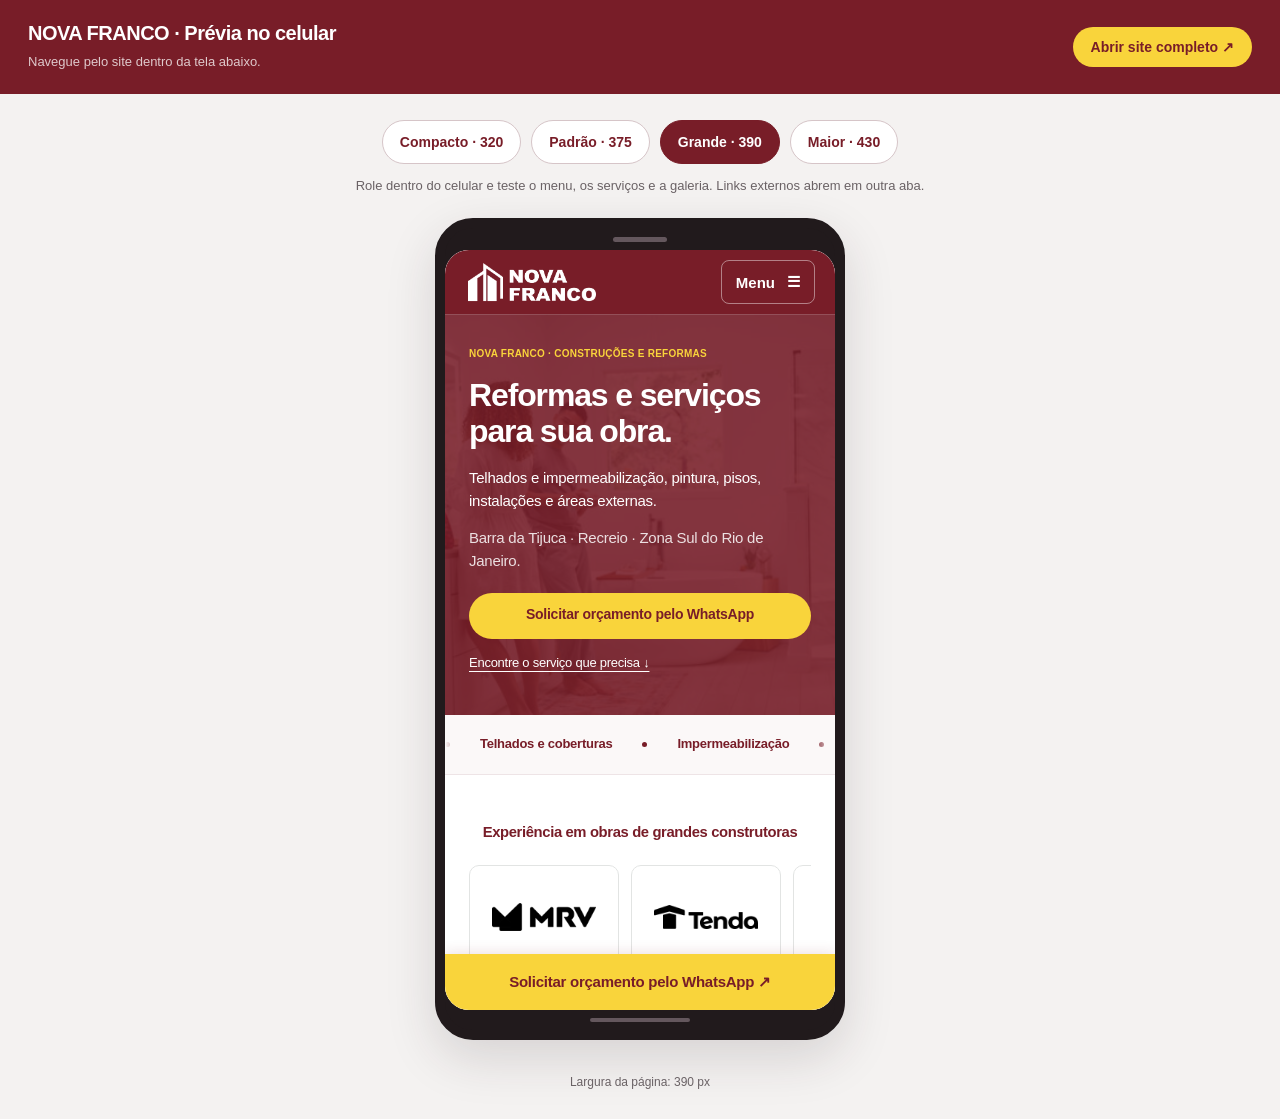
<file: previa-celular.html>
<!doctype html><html lang="pt-BR"><head><meta charset="utf-8"><meta name="viewport" content="width=device-width,initial-scale=1"><meta name="robots" content="noindex,nofollow"><title>Prévia no celular | NOVA FRANCO</title><link rel="stylesheet" href="assets/css/previa-celular.css"></head><body><header class="preview-header"><div><h1>NOVA FRANCO · Prévia no celular</h1><p>Navegue pelo site dentro da tela abaixo.</p></div><a href="./" target="_blank" rel="noopener">Abrir site completo ↗</a></header><div class="controls" role="group" aria-label="Largura da tela do celular"><button type="button" data-width="320" aria-pressed="false">Compacto · 320</button><button type="button" data-width="375" aria-pressed="false">Padrão · 375</button><button type="button" data-width="390" aria-pressed="true">Grande · 390</button><button type="button" data-width="430" aria-pressed="false">Maior · 430</button></div><p class="hint">Role dentro do celular e teste o menu, os serviços e a galeria. Links externos abrem em outra aba.</p><main><div class="device"><div class="device-top" aria-hidden="true"></div><iframe src="./" title="Site NOVA FRANCO na versão de celular"></iframe><div class="device-bottom" aria-hidden="true"></div></div><p class="dimensions" role="status" aria-live="polite">Largura da página: 390 px</p></main><script src="assets/js/previa-celular.js" defer></script></body></html>
</file>
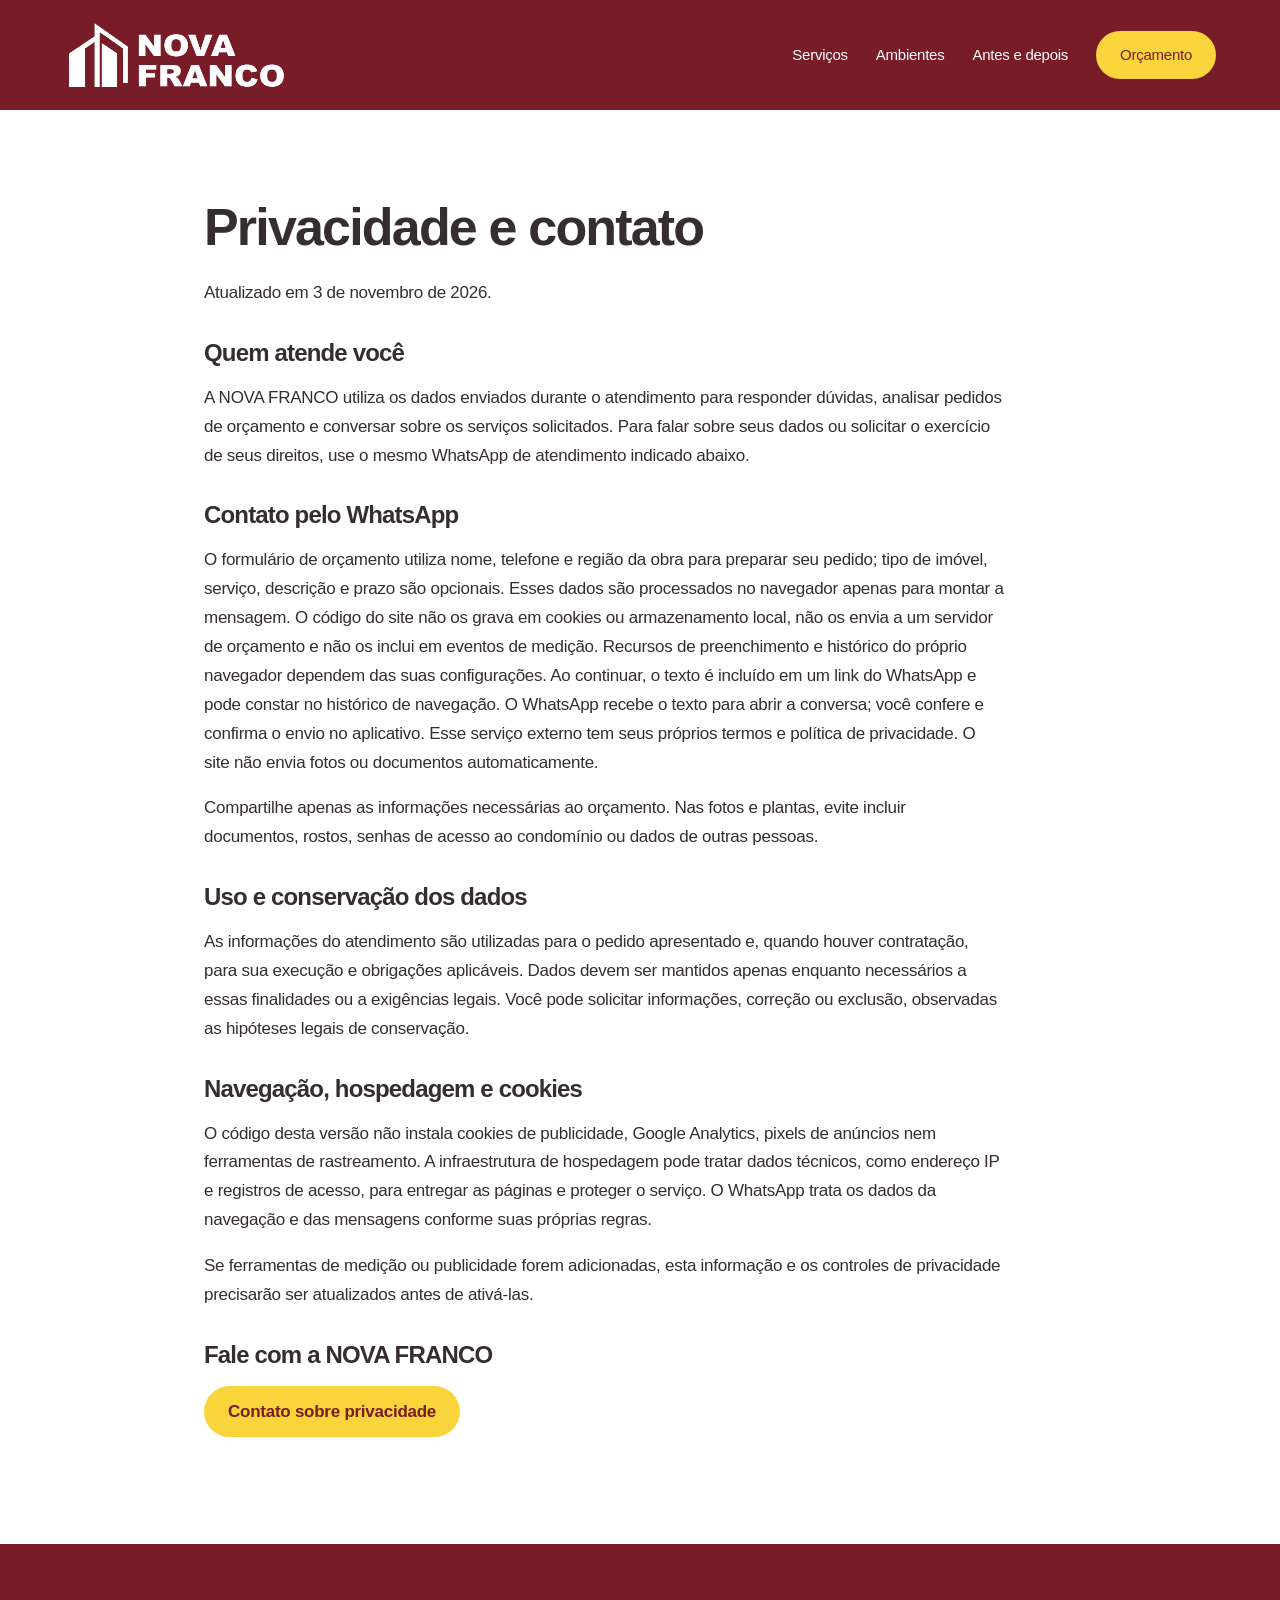
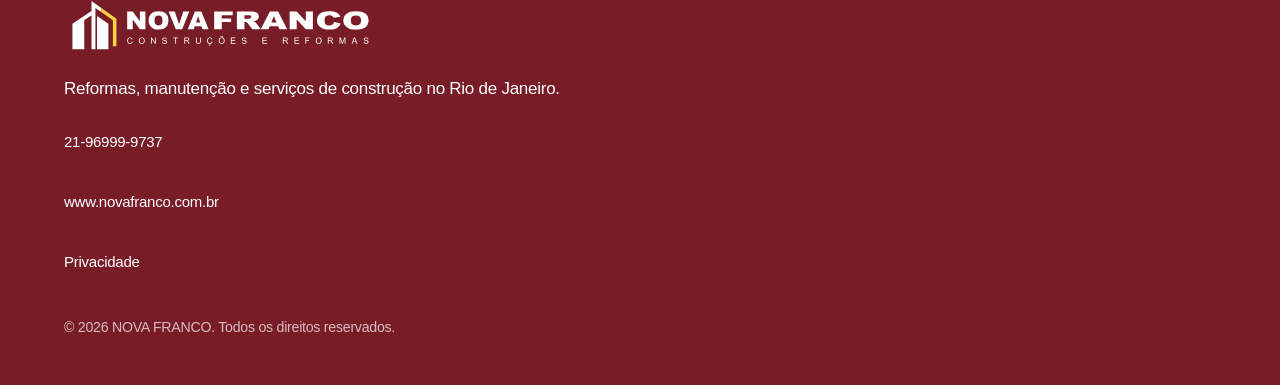
<file: privacidade.html>
<!doctype html><html lang="pt-BR"><head><meta charset="utf-8"><meta name="viewport" content="width=device-width,initial-scale=1"><title>Privacidade | NOVA FRANCO</title><meta name="description" content="Informações sobre privacidade e atendimento da NOVA FRANCO."><link rel="canonical" href="https://www.novafranco.com.br/privacidade"><link rel="stylesheet" href="assets/css/nova-franco.css?v=21"><link rel="icon" href="assets/images/favicon.svg" type="image/svg+xml"></head><body><header class="nf-header"><a class="nf-brand" href="index.html#antes-depois" aria-label="NOVA FRANCO — página inicial"><img class="nf-logo-header" src="assets/images/marca/nova-franco-branca-alinhada.png" alt="NOVA FRANCO" width="1724" height="566" decoding="async"></a><button class="nf-menu-toggle" type="button" aria-expanded="false" aria-controls="nf-navigation">Menu <span aria-hidden="true">☰</span></button><nav id="nf-navigation" aria-label="Menu principal"><a href="index.html#servicos">Serviços</a><a href="index.html#ambientes">Ambientes</a><a href="index.html#antes-depois">Antes e depois</a><a class="nf-button" href="https://wa.me/5521969999737">Orçamento</a></nav></header><main><section class="nf-section nf-privacy"><h1>Privacidade e contato</h1><p>Atualizado em 3 de novembro de 2026.</p><h2>Quem atende você</h2><p>A NOVA FRANCO utiliza os dados enviados durante o atendimento para responder dúvidas, analisar pedidos de orçamento e conversar sobre os serviços solicitados. Para falar sobre seus dados ou solicitar o exercício de seus direitos, use o mesmo WhatsApp de atendimento indicado abaixo.</p><h2>Contato pelo WhatsApp</h2><p>O formulário de orçamento utiliza nome, telefone e região da obra para preparar seu pedido; tipo de imóvel, serviço, descrição e prazo são opcionais. Esses dados são processados no navegador apenas para montar a mensagem. O código do site não os grava em cookies ou armazenamento local, não os envia a um servidor de orçamento e não os inclui em eventos de medição. Recursos de preenchimento e histórico do próprio navegador dependem das suas configurações. Ao continuar, o texto é incluído em um link do WhatsApp e pode constar no histórico de navegação. O WhatsApp recebe o texto para abrir a conversa; você confere e confirma o envio no aplicativo. Esse serviço externo tem seus próprios termos e política de privacidade. O site não envia fotos ou documentos automaticamente.</p><p>Compartilhe apenas as informações necessárias ao orçamento. Nas fotos e plantas, evite incluir documentos, rostos, senhas de acesso ao condomínio ou dados de outras pessoas.</p><h2>Uso e conservação dos dados</h2><p>As informações do atendimento são utilizadas para o pedido apresentado e, quando houver contratação, para sua execução e obrigações aplicáveis. Dados devem ser mantidos apenas enquanto necessários a essas finalidades ou a exigências legais. Você pode solicitar informações, correção ou exclusão, observadas as hipóteses legais de conservação.</p><h2>Navegação, hospedagem e cookies</h2><p>O código desta versão não instala cookies de publicidade, Google Analytics, pixels de anúncios nem ferramentas de rastreamento. A infraestrutura de hospedagem pode tratar dados técnicos, como endereço IP e registros de acesso, para entregar as páginas e proteger o serviço. O WhatsApp trata os dados da navegação e das mensagens conforme suas próprias regras.</p><p>Se ferramentas de medição ou publicidade forem adicionadas, esta informação e os controles de privacidade precisarão ser atualizados antes de ativá-las.</p><h2>Fale com a NOVA FRANCO</h2><p><a class="nf-button" href="https://wa.me/5521969999737">Contato sobre privacidade</a></p></section></main><footer class="nf-footer"><a class="nf-brand" href="index.html#antes-depois" aria-label="NOVA FRANCO — página inicial"><img class="nf-logo-footer" src="assets/images/marca/nova-franco-rodape.svg" alt="NOVA FRANCO — Construções e Reformas" width="1140" height="230" loading="lazy"></a><p>Reformas, manutenção e serviços de construção no Rio de Janeiro.</p><a href="tel:+5521969999737">21-96999-9737</a><a href="https://www.novafranco.com.br">www.novafranco.com.br</a><a href="privacidade.html">Privacidade</a><small>© 2026 NOVA FRANCO. Todos os direitos reservados.</small></footer><script src="assets/js/nova-franco.js?v=3" defer></script></body></html>
</file>
<file: assets/css/nova-franco.css>
:root{--nf-font:-apple-system,BlinkMacSystemFont,"SF Pro Text","SF Pro Display","Helvetica Neue","Segoe UI",Roboto,Arial,sans-serif}
*{box-sizing:border-box}html{scroll-behavior:smooth;scroll-padding-top:110px}body{margin:0;color:#781D28;font-family:var(--nf-font);background:#fff}a{color:inherit}.nf-header{position:sticky;top:0;z-index:100;background:#fff;display:flex;align-items:center;justify-content:space-between;gap:24px;padding:24px max(5vw,24px);box-shadow:0 1px 0 #0001}.nf-brand{font:700 24px var(--nf-font);letter-spacing:1px;color:#781D28;text-decoration:none;white-space:nowrap}.nf-header nav{display:flex;align-items:center;gap:28px}.nf-header nav a{text-decoration:none;font-size:15px}.nf-button{display:inline-block;background:#781D28;color:#fff!important;padding:15px 24px;border-radius:30px;text-decoration:none;font-weight:700;line-height:1.25;transition:background .2s}.nf-button:hover{background:#5D1520}.nf-hero{position:relative;min-height:650px;display:flex;align-items:center;background:#781D28;overflow:hidden}.nf-hero>img{position:absolute;inset:0;width:100%;height:100%;object-fit:cover;object-position:center}.nf-hero:after{content:'';position:absolute;inset:0;background:linear-gradient(90deg,#14242cea 0%,#14242cb0 42%,#14242c10 100%)}.nf-hero-content{position:relative;z-index:1;max-width:760px;padding:90px max(5vw,24px);color:#fff}.nf-eyebrow{font-size:12px;font-weight:700;letter-spacing:2px;line-height:1.6;margin:0 0 20px}h1,h2{font-family:var(--nf-font);font-weight:400;line-height:1.06;letter-spacing:-1px}h1{font-size:clamp(48px,5.6vw,84px);margin:0 0 24px}h2{font-size:clamp(36px,3.6vw,54px);margin:0 0 24px}p{line-height:1.7}.nf-hero-content>p:not(.nf-eyebrow){font-size:19px;max-width:560px}.nf-actions{display:flex;align-items:center;gap:20px;flex-wrap:wrap;margin-top:30px}.nf-outline{display:inline-block;padding:14px 22px;border:1px solid #ffffff90;border-radius:30px;text-decoration:none;font-size:14px}.nf-strip{background:#FFFFFF;display:flex;justify-content:center;gap:60px;flex-wrap:wrap;padding:28px 24px;font-size:14px;font-weight:700}.nf-section{padding:90px max(5vw,24px);max-width:1500px;margin:auto}.nf-section-heading{max-width:720px;margin:0 auto 48px;text-align:center}.nf-section-heading>p:last-child{font-size:18px;color:#657078}.nf-grid{display:grid;grid-template-columns:repeat(3,1fr);gap:22px}.nf-card{border:1px solid #e2e4e3;border-radius:8px;padding:30px;display:flex;flex-direction:column;align-items:flex-start;background:#fff}.nf-card>span{color:#781D28;font-size:13px;letter-spacing:2px;font-weight:700}.nf-card h3{font-size:21px;line-height:1.25;margin:22px 0 4px}.nf-card p{font-size:15px;color:#657078;flex:1}.nf-card>a{font-size:13px;color:#781D28;text-decoration:none;font-weight:700;line-height:1.6;margin-top:15px}.nf-environments{background:#FFFFFF;padding:90px max(5vw,24px);display:grid;grid-template-columns:1fr 1fr;gap:80px;align-items:center}.nf-environments>div>p{max-width:530px}.nf-tags{display:grid;grid-template-columns:1fr 1fr;gap:16px}.nf-tags span{padding:24px;border-bottom:1px solid #ced1cc;font-family:var(--nf-font);font-size:30px}.nf-inspiration{display:grid;grid-template-columns:1fr 1fr;align-items:center;gap:70px}.nf-inspiration img{width:100%;height:330px;object-fit:cover;border-radius:8px}.nf-dark-outline{border-color:#781D28;color:#781D28;font-weight:700}.nf-contact{padding:80px 24px;background:#781D28;color:#fff;text-align:center}.nf-contact>p{max-width:660px;margin:20px auto}.nf-contact .nf-actions{justify-content:center}.nf-footer{padding:50px max(5vw,24px);background:#FFFFFF;display:flex;gap:16px;flex-direction:column;align-items:flex-start}.nf-footer p{margin:0}.nf-footer>a:not(.nf-brand){font-size:15px;text-decoration:none}.nf-footer small{margin-top:20px;color:#657078}.nf-header~main{padding-top:0!important}@media(max-width:900px){.nf-header{padding:20px 24px;flex-wrap:wrap}.nf-header nav{gap:18px;flex-wrap:wrap}.nf-header nav a{font-size:13px}.nf-grid{grid-template-columns:repeat(2,1fr)}.nf-strip{gap:24px}.nf-environments,.nf-inspiration{gap:40px}}@media(max-width:600px){.nf-header{gap:18px}.nf-header nav{width:100%;justify-content:space-between;gap:12px}.nf-header nav .nf-button{padding:9px 13px;font-size:12px}.nf-brand{font-size:22px}.nf-hero{min-height:600px}.nf-hero-content{padding:65px 24px}.nf-hero:after{background:#14242caf}.nf-section,.nf-environments{padding:60px 24px}.nf-grid,.nf-environments,.nf-inspiration{grid-template-columns:1fr}.nf-card{padding:25px}.nf-strip{display:grid;grid-template-columns:1fr 1fr;gap:20px;font-size:12px}.nf-tags span{padding:18px 0;font-size:25px}.nf-inspiration img{height:250px}.nf-contact{padding:60px 24px}}
.nf-menu-toggle,.nf-mobile-contact{display:none}a,button{-webkit-tap-highlight-color:transparent;touch-action:manipulation}a:focus-visible,button:focus-visible{outline:3px solid #247ca4;outline-offset:5px}.nf-grid>*{min-width:0}.nf-footer a{overflow-wrap:anywhere}.nf-card>a{display:inline-flex;align-items:center;min-height:44px}.nf-header nav>a{min-height:44px;display:inline-flex;align-items:center}.nf-inspiration img{max-width:100%}input,select,textarea{font-size:16px!important}.swiper-pagination{flex-wrap:wrap;gap:2px}.clone-dot{width:44px;height:44px;background:transparent!important;position:relative}.clone-dot:after{content:'';position:absolute;width:9px;height:9px;border-radius:50%;background:#c8c8c8;top:17px;left:17px}.clone-dot[aria-current=true]:after{background:#781D28}.swiper-button-next,.swiper-button-prev{min-width:44px;min-height:44px}.swiper-galleries{touch-action:pan-y}
@media(max-width:767px){html{scroll-padding-top:90px}.nf-header{padding:16px 20px;gap:12px;flex-wrap:wrap}.nf-menu-toggle{display:flex;align-items:center;justify-content:center;gap:12px;min-height:44px;padding:10px 14px;border:1px solid #d6dadc;border-radius:8px;background:#fff;color:#781D28;font:700 15px var(--nf-font);cursor:pointer}.nf-header nav{display:none!important;flex-direction:column;align-items:stretch;width:100%;gap:4px;padding:12px 0 4px;max-height:65vh;overflow-y:auto}.nf-menu-toggle[aria-expanded=true]+nav{display:flex!important}.nf-header nav>a{font-size:16px;padding:12px 16px;border-radius:6px}.nf-header nav>.nf-button{justify-content:center;font-size:16px;padding:14px 20px}.nf-mobile-contact{display:block;position:fixed;bottom:0;left:0;right:0;z-index:110;background:#781D28;color:#fff;padding:17px 16px calc(17px + env(safe-area-inset-bottom));text-align:center;text-decoration:none;font:700 15px/1.4 var(--nf-font);box-shadow:0 -2px 12px #0002}body{padding-bottom:calc(64px + env(safe-area-inset-bottom))}.nf-brand{font-size:21px}.nf-hero{min-height:570px}.nf-hero-content{padding:55px 24px}.nf-hero-content h1{font-size:clamp(42px,11vw,64px)}.nf-hero-content>p:not(.nf-eyebrow){font-size:17px}.nf-hero>img{object-position:35% center}.nf-actions{gap:14px}.nf-actions .nf-button,.nf-actions .nf-outline{width:100%;text-align:center;min-height:48px;font-size:15px}.nf-card p{font-size:16px}.nf-card>a{font-size:14px}.nf-contact h2,.nf-section h2{overflow-wrap:break-word}.nf-tags{gap:12px}.nf-tags span{font-size:24px}.nf-footer{padding-bottom:36px}.nf-header~main{max-width:100%}}
@media(prefers-reduced-motion:reduce){html{scroll-behavior:auto}*,*:before,*:after{animation:none!important;transition:none!important}}
.nf-transformations{max-width:1500px}.nf-reference-note{font-size:13px!important;line-height:1.6;background:#FFFFFF;border-radius:8px;padding:14px 18px;color:#657078!important}.nf-filters{display:flex;justify-content:center;gap:10px;flex-wrap:wrap}.nf-filter{border:1px solid #d5d9d9;background:white;color:#781D28;border-radius:30px;font:600 14px var(--nf-font);padding:12px 21px;min-height:44px;cursor:pointer}.nf-filter.is-active{background:#781D28;color:white;border-color:#781D28}.nf-result-count{font-size:13px;color:#657078;margin:24px 0 16px}.nf-project-grid{display:grid;grid-template-columns:repeat(2,minmax(0,1fr));gap:30px}.nf-project{border:1px solid #e2e4e3;border-radius:12px;overflow:hidden;background:#fff}.nf-project[hidden]{display:none}.nf-comparison{display:block;position:relative;width:100%;padding:0;border:0;background:#e9e6e1;cursor:zoom-in;overflow:hidden}.nf-comparison img{display:block;width:100%;height:auto;aspect-ratio:3/2;object-fit:cover;transition:transform .3s}.nf-comparison:hover img{transform:scale(1.025)}.nf-before,.nf-after{position:absolute;top:16px;background:#22343de8;color:white;padding:7px 13px;border-radius:5px;font:700 12px var(--nf-font);letter-spacing:1px;text-transform:uppercase}.nf-before{left:16px}.nf-after{right:16px;background:#781D28}.nf-expand{position:absolute;bottom:14px;right:16px;background:#ffffffed;padding:7px 10px;border-radius:5px;font:600 12px var(--nf-font);color:#781D28}.nf-project-text{padding:25px}.nf-project-category{color:#781D28;font-size:12px;letter-spacing:1.5px;font-weight:700;text-transform:uppercase;margin:0 0 12px}.nf-project h3{font-family:var(--nf-font);font-size:30px;font-weight:400;line-height:1.15;margin:0}.nf-project-text>p:not(.nf-project-category){font-size:15px;color:#657078;margin:14px 0}.nf-project-text small{font-size:11px;color:#657078}.nf-gallery-cta{text-align:center;margin-top:48px}.nf-gallery-cta p{font-family:var(--nf-font);font-size:29px;margin-bottom:20px}.nf-image-dialog{border:0;border-radius:12px;padding:24px;max-width:min(1100px,94vw);max-height:94vh;overflow:auto;color:#781D28}.nf-image-dialog::backdrop{background:#17252de8}.nf-dialog-close{display:block;margin:0 0 16px auto;border:1px solid #d5d9d9;border-radius:24px;padding:12px 18px;background:#fff;color:#781D28;font:700 14px var(--nf-font);cursor:pointer}.nf-image-dialog h2{font-size:32px;margin:12px 0 22px}.nf-dialog-image{position:relative}.nf-dialog-image img{display:block;width:100%;height:auto;max-height:65vh;object-fit:contain}.nf-image-dialog>p{font-size:12px;margin-bottom:0}@media(max-width:700px){.nf-project-grid{grid-template-columns:1fr;gap:24px}.nf-project-text{padding:22px}.nf-project h3{font-size:28px}.nf-filters{justify-content:flex-start;gap:8px}.nf-filter{padding:11px 16px}.nf-before,.nf-after{top:10px;padding:6px 10px;font-size:10px}.nf-before{left:10px}.nf-after{right:10px}.nf-image-dialog{padding:16px}.nf-image-dialog h2{font-size:26px}}

.nf-strip{gap:24px 36px}.nf-strip>span{text-align:center}@media(min-width:1100px){.nf-strip{display:grid;grid-template-columns:repeat(6,minmax(0,1fr));gap:24px;padding-left:max(5vw,24px);padding-right:max(5vw,24px)}}

.nf-clients{padding:64px max(5vw,24px) 68px;max-width:1500px;margin:auto}.nf-clients-heading{text-align:center;margin-bottom:32px}.nf-clients-heading .nf-eyebrow{color:#781D28;font-size:11px;margin-bottom:12px}.nf-clients-heading h2{font-size:clamp(32px,3vw,44px);margin-bottom:14px}.nf-clients-heading>p:last-child{color:#657078;font-size:15px;margin:0}.nf-client-logos{display:grid;grid-template-columns:repeat(4,minmax(0,1fr));gap:20px}.nf-client-logos figure{margin:0;min-height:124px;display:flex;align-items:center;justify-content:center;padding:28px 30px;border:1px solid #e2e4e3;border-radius:10px;background:#fff}.nf-client-logos figure.nf-client-dark{background:#781D28;border-color:#781D28}.nf-client-logos img{display:block;max-width:100%;width:auto;height:auto;max-height:54px;object-fit:contain}.nf-client-logos figure:last-child img{width:160px;max-height:54px}@media(max-width:767px){.nf-clients{padding:48px 24px}.nf-client-logos{grid-template-columns:repeat(2,minmax(0,1fr));gap:12px}.nf-client-logos figure{min-height:104px;padding:22px}.nf-client-logos img{max-height:44px}}

body{-webkit-font-smoothing:antialiased;-moz-osx-font-smoothing:grayscale;font-size:17px;letter-spacing:-.015em}h1,h2,h3{font-family:var(--nf-font);font-weight:600;letter-spacing:-.035em}h1{line-height:1.06}h2{line-height:1.12}.nf-project h3{font-weight:600;font-size:27px;letter-spacing:-.025em;line-height:1.2}.nf-clients-heading h2{font-weight:600}.nf-brand{font-weight:650;letter-spacing:-.025em}.nf-tags span{font-weight:500;letter-spacing:-.025em}.nf-gallery-cta p{font-weight:500;letter-spacing:-.025em}.nf-eyebrow{letter-spacing:.06em}.nf-project-category{letter-spacing:.04em}.nf-header nav a{font-weight:500}.nf-hero-content h1{font-weight:600}.nf-section-heading>p:last-child{line-height:1.6}.nf-card h3{font-weight:600;letter-spacing:-.025em}@media(max-width:767px){.nf-hero-content h1{font-size:clamp(40px,10vw,60px)}.nf-project h3{font-size:25px}}

.nf-brand{display:inline-flex;align-items:center;min-height:44px}.nf-footer>a{display:inline-flex;align-items:center;min-height:44px}html:has(dialog[open]){overflow:hidden}.nf-image-dialog{overscroll-behavior:contain;max-height:94dvh}.nf-client-logos figure,.nf-project,.nf-hero-content{min-width:0}@media(max-width:767px){html{scroll-padding-bottom:calc(88px + env(safe-area-inset-bottom))}.nf-image-dialog{max-width:calc(100vw - 24px)}.nf-mobile-contact{min-height:56px}.nf-footer{gap:8px}}@media(max-width:359px){.nf-strip{column-gap:12px}.nf-filter{padding-inline:13px}.nf-tags span{font-size:21px}}

:root{--nf-white:#FFFFFF;--nf-wine:#781D28;--nf-yellow:#F9D43B}body{background:var(--nf-white);color:#352D30}.nf-brand{color:var(--nf-wine)}.nf-button,.nf-mobile-contact{background:var(--nf-yellow);color:var(--nf-wine)!important}.nf-button:hover,.nf-mobile-contact:hover{background:#F2C91D}.nf-header{background:var(--nf-white)}.nf-header nav a:not(.nf-button){color:var(--nf-wine)}.nf-hero{background:var(--nf-wine)}.nf-hero:after{background:linear-gradient(90deg,rgba(120,29,40,.97) 0%,rgba(120,29,40,.88) 47%,rgba(120,29,40,.22) 100%)}.nf-hero-content{max-width:920px}.nf-hero h1{font-size:clamp(44px,4.7vw,72px);max-width:780px}.nf-hero-content>.nf-eyebrow{color:var(--nf-yellow)}.nf-hero .nf-outline{border-color:#ffffffb3;color:#fff}.nf-values{font-size:11px!important;letter-spacing:.12em;font-weight:600;margin-top:30px;margin-bottom:0;color:#fff}.nf-strip{background:#FBF8F8;border-bottom:1px solid #eee4e6;color:var(--nf-wine)}.nf-environments{background:var(--nf-wine);color:white}.nf-environments .nf-eyebrow{color:var(--nf-yellow)}.nf-tags span{border-color:#ffffff45}.nf-contact,.nf-footer{background:var(--nf-wine);color:white}.nf-contact .nf-eyebrow{color:var(--nf-yellow)}.nf-footer .nf-brand{color:white}.nf-footer small{color:#ffffffb3}.nf-client-logos figure.nf-client-dark{background:var(--nf-wine);border-color:var(--nf-wine)}.nf-filter.is-active{background:var(--nf-wine);color:white;border-color:var(--nf-wine)}.nf-card{border-color:#E8DEE0}.nf-card h3,.nf-clients-heading h2,.nf-section-heading h2,.nf-project h3{color:var(--nf-wine)}.nf-card>a{color:var(--nf-wine)}a:focus-visible,button:focus-visible{outline-color:var(--nf-wine)}.nf-environments a:focus-visible,.nf-contact a:focus-visible,.nf-footer a:focus-visible{outline-color:var(--nf-yellow)}@media(max-width:767px){.nf-hero:after{background:rgba(120,29,40,.88)}.nf-hero-content h1{font-size:clamp(38px,9.3vw,60px)}.nf-values{font-size:10px!important;letter-spacing:.08em;line-height:1.8}.nf-mobile-contact{box-shadow:0 -2px 12px #781d2820}}

.nf-header{background:#F4F2F1;padding-top:18px;padding-bottom:18px}.nf-brand img{display:block;object-fit:contain;height:auto;max-width:100%}.nf-logo-header{width:270px}.nf-logo-footer{width:320px}.nf-header .nf-brand{flex-shrink:0}.nf-footer .nf-brand{max-width:100%}@media(max-width:767px){.nf-header{padding:14px 20px;gap:12px}.nf-logo-header{width:min(250px,calc(100vw - 150px))}.nf-header .nf-brand{min-width:0}.nf-menu-toggle{flex-shrink:0}.nf-logo-footer{width:min(320px,100%)}html{scroll-padding-top:110px}}

.nf-header{background:#781D28;color:#FFFFFF;box-shadow:0 1px 0 #ffffff26}.nf-header nav a:not(.nf-button){color:#FFFFFF}.nf-menu-toggle{background:transparent;border-color:#ffffff70;color:#FFFFFF}.nf-header a:focus-visible,.nf-header button:focus-visible{outline-color:#F9D43B}.nf-header .nf-brand{color:white}.nf-logo-header{width:250px}@media(max-width:767px){.nf-logo-header{width:min(230px,calc(100vw - 150px))}.nf-header nav a:not(.nf-button):hover{background:#ffffff12}}

@media(max-width:767px){.nf-header{padding-top:10px;padding-bottom:10px}.nf-header .nf-logo-header{width:150px;max-width:calc(100vw - 150px)}html{scroll-padding-top:84px}}

@media(min-width:768px){.nf-header .nf-logo-header{width:225px}}

.nf-strip.nf-marquee{display:flex;align-items:center;justify-content:flex-start;gap:0;padding:0;min-height:68px;max-width:100%;overflow:hidden}.nf-marquee-window{flex:1;min-width:0;overflow:hidden;mask-image:linear-gradient(90deg,transparent,#000 24px,#000 calc(100% - 24px),transparent)}.nf-marquee-track{display:flex;width:max-content;animation:nf-services-loop 115s linear infinite;will-change:transform}.nf-marquee-group{display:flex;align-items:center;gap:44px;list-style:none;margin:0;padding:24px 44px 24px 0;flex-shrink:0}.nf-marquee-group li{display:flex;align-items:center;gap:44px;white-space:nowrap;font-size:14px;font-weight:600;line-height:1.4}.nf-marquee-group li:before{content:"";width:5px;height:5px;border-radius:50%;background:#781D28;flex-shrink:0}.nf-marquee-toggle{flex-shrink:0;display:flex;align-items:center;gap:8px;margin:0 16px;padding:10px 14px;min-height:44px;border:1px solid #dbc5c9;border-radius:24px;background:white;color:#781D28;font:600 12px var(--nf-font);cursor:pointer}.nf-marquee.is-paused .nf-marquee-track{animation-play-state:paused}@media(hover:hover){.nf-marquee-window:hover .nf-marquee-track{animation-play-state:paused}}@keyframes nf-services-loop{to{transform:translateX(-50%)}}@media(max-width:767px){.nf-strip.nf-marquee{min-height:60px}.nf-marquee-group{padding-block:20px;gap:30px;padding-right:30px}.nf-marquee-group li{font-size:13px;gap:30px}.nf-marquee-toggle{margin-inline:8px;padding:8px 11px}.nf-marquee-track{animation-duration:105s}}@media(prefers-reduced-motion:reduce){.nf-marquee-track{animation:none!important;transform:none;will-change:auto}.nf-marquee-window{overflow-x:auto;mask-image:none}.nf-marquee-group[aria-hidden=true],.nf-marquee-toggle{display:none}.nf-marquee-group{padding-left:24px}}

.nf-hero-content .nf-hero-region{font-size:15px;line-height:1.6;max-width:580px;color:#ffffffd9;margin:18px 0 0}.nf-hero-content .nf-values{text-transform:none;font-size:14px!important;letter-spacing:0;font-weight:500;color:#ffffffd9}.nf-quote-checklist{display:flex;justify-content:center;gap:20px;list-style:none;padding:0;max-width:1000px;margin:30px auto}.nf-quote-checklist li{flex:1;max-width:300px;border:1px solid #ffffff35;border-radius:10px;padding:22px 18px;text-align:left;font-size:15px;line-height:1.6}.nf-quote-checklist span{display:block;font-size:12px;letter-spacing:.08em;color:#F9D43B;font-weight:700;margin-bottom:10px}.nf-contact .nf-contact-area{font-size:13px;color:#ffffffbd}.nf-card h3{overflow-wrap:break-word}.nf-clients-heading{max-width:800px;margin-inline:auto}.nf-clients-heading>p:last-child{line-height:1.7}@media(max-width:767px){.nf-hero-content .nf-hero-region{font-size:14px}.nf-quote-checklist{flex-direction:column;gap:12px;max-width:500px}.nf-quote-checklist li{max-width:none;padding:17px 20px}.nf-quote-checklist span{display:inline;margin-right:12px}.nf-hero .nf-outline{line-height:1.5}}

.nf-client-logos figure,.nf-client-logos figure.nf-client-dark{background:#FFFFFF;border-color:#E2E4E3}.nf-client-logos img{filter:brightness(0)}

@media(max-width:767px){#nf-clients-title{font-size:clamp(12px,3.8vw,24px);line-height:1.35;letter-spacing:-.025em;white-space:nowrap}#servicos>.nf-section-heading>h2{font-size:clamp(17px,5.2vw,28px);line-height:1.25;letter-spacing:-.03em;white-space:nowrap}.nf-clients-heading{margin-bottom:24px}}

.nf-client-logos:focus-visible{outline:2px solid #781D28;outline-offset:5px}@media(max-width:767px){.nf-client-logos{display:flex;flex-wrap:nowrap;gap:12px;overflow-x:auto;max-width:100%;padding:0 0 12px;scroll-snap-type:x proximity;scroll-padding-inline:0;overscroll-behavior-x:contain;-webkit-overflow-scrolling:touch;scrollbar-width:thin;scrollbar-color:#781D28 #eee4e6}.nf-client-logos figure{flex:0 0 150px;min-width:0;min-height:104px;scroll-snap-align:start}.nf-client-logos img{max-width:100%}.nf-clients-heading{margin-bottom:22px}}

.nf-client-logos{display:block}.nf-clients-track{display:grid;grid-template-columns:repeat(4,minmax(0,1fr));gap:20px}.nf-client-set{display:contents}.nf-client-set-copy{display:none}@media(max-width:767px){.nf-client-logos{overflow:hidden;padding:0;scrollbar-width:none;scroll-snap-type:none}.nf-client-logos::-webkit-scrollbar{display:none}.nf-clients-track{display:flex;gap:0;width:max-content;animation:nf-client-loop-right 24s linear infinite;will-change:transform}.nf-client-set,.nf-client-set-copy{display:flex;gap:12px;padding-right:12px;flex-shrink:0}.nf-client-logos figure{width:150px;flex:0 0 150px;scroll-snap-align:none}}@keyframes nf-client-loop-right{from{transform:translateX(-50%)}to{transform:translateX(0)}}@media(prefers-reduced-motion:reduce) and (max-width:767px){.nf-clients-track{animation:none!important;transform:none;width:100%;display:block;will-change:auto}.nf-client-set{display:grid;grid-template-columns:repeat(2,minmax(0,1fr));gap:12px;padding:0}.nf-client-set-copy{display:none}.nf-client-logos figure{width:auto}}

@media(min-width:768px){.nf-clients-heading{max-width:100%}#nf-clients-title{font-size:clamp(24px,3vw,42px);white-space:nowrap;line-height:1.2}}

.nf-service-list{display:grid;grid-template-columns:repeat(2,minmax(0,1fr));gap:12px;align-items:start}.nf-service-item{border:1px solid #E8DEE0;border-radius:10px;background:white;min-width:0;scroll-margin-top:120px}.nf-service-item>summary{display:flex;align-items:center;gap:16px;min-height:84px;padding:20px 22px;cursor:pointer;list-style:none}.nf-service-item>summary::-webkit-details-marker{display:none}.nf-service-number{flex-shrink:0;color:#781D28;font-size:11px;font-weight:700;letter-spacing:.06em}.nf-service-item h3{margin:0;font-size:18px;line-height:1.35;letter-spacing:-.025em;color:#781D28;font-weight:600;flex:1;min-width:0}.nf-service-chevron{width:8px;height:8px;border-right:2px solid #781D28;border-bottom:2px solid #781D28;transform:rotate(45deg);flex-shrink:0;margin-left:4px;margin-right:3px}.nf-service-item[open] .nf-service-chevron{transform:rotate(225deg)}.nf-service-item[open]{border-color:#c7a5ac}.nf-service-item>summary:focus-visible{outline:3px solid #781D28;outline-offset:3px;border-radius:10px}.nf-service-body{padding:0 22px 20px 54px}.nf-service-body p{margin:0 0 14px;font-size:15px;line-height:1.65;color:#657078}.nf-service-body>a{display:inline-flex;align-items:center;min-height:44px;font-size:14px;font-weight:600;color:#781D28;text-decoration:none}#servicos>.nf-section-heading{margin-bottom:28px}#servicos>.nf-section-heading>h2{margin-bottom:0}.nf-hero{min-height:520px}.nf-hero-content{padding-top:60px;padding-bottom:60px}@media(max-width:767px){.nf-header{align-items:center;padding-top:10px;padding-bottom:10px}.nf-header .nf-brand{height:44px;min-height:44px;display:flex;align-items:center}.nf-header .nf-logo-header{height:44px;width:auto;max-width:calc(100vw - 155px)}.nf-header .nf-menu-toggle{height:44px;min-height:44px}.nf-hero{min-height:0}.nf-hero-content{width:100%;padding:32px 24px}.nf-hero-content>.nf-eyebrow{font-size:10px;letter-spacing:.025em;margin-bottom:16px}.nf-hero-content h1{font-size:clamp(30px,8.2vw,38px);line-height:1.12;margin-bottom:16px}.nf-hero-content>p:not(.nf-eyebrow){font-size:15px;line-height:1.55;margin-top:0;margin-bottom:14px}.nf-hero-content .nf-hero-region{font-size:12px;line-height:1.6;margin:0}.nf-hero .nf-actions{margin-top:20px;gap:8px}.nf-hero .nf-actions .nf-button{padding:13px 18px;min-height:46px;font-size:14px}.nf-hero .nf-actions .nf-outline{border:0;padding:6px 0;min-height:36px;font-size:13px;text-align:left;text-decoration:underline;text-underline-offset:4px}.nf-hero-content .nf-values{display:none}.nf-service-list{grid-template-columns:1fr;gap:9px}.nf-service-item>summary{min-height:68px;padding:16px;gap:12px}.nf-service-item h3{font-size:15px;line-height:1.35}.nf-service-body{padding:0 16px 16px 43px}.nf-service-body p{font-size:14px}#servicos{padding-top:40px;padding-bottom:40px}#servicos>.nf-section-heading{margin-bottom:22px}#servicos>.nf-section-heading>.nf-eyebrow{margin-bottom:12px}.nf-service-chevron{width:7px;height:7px}.nf-service-number{font-size:10px}}

.nf-privacy{max-width:1000px}.nf-privacy h1{font-size:clamp(32px,5vw,52px)}.nf-privacy h2{font-size:24px;margin:32px 0 12px}.nf-privacy p{max-width:800px}

/* Quote form: local-only preparation for a WhatsApp conversation. */
.nf-quote-form{max-width:920px;margin:32px auto 0;padding:32px;background:#fff;color:#781D28;text-align:left;border-radius:12px}.nf-form-required{font-size:13px;margin:0 0 22px;color:#5b5154}.nf-form-grid{display:grid;grid-template-columns:repeat(2,minmax(0,1fr));gap:22px}.nf-form-field{min-width:0;display:flex;flex-direction:column;gap:8px}.nf-form-field label{font-size:14px;font-weight:650}.nf-form-field input,.nf-form-field select,.nf-form-field textarea{display:block;box-sizing:border-box;width:100%;min-height:48px;padding:12px 14px;border:1px solid #bca9ad;border-radius:7px;background:#fff;color:#292426;font:400 16px/1.4 var(--nf-font)}.nf-form-field textarea{resize:vertical;min-height:120px}.nf-form-field input:focus-visible,.nf-form-field select:focus-visible,.nf-form-field textarea:focus-visible{outline:3px solid #F9D43B;outline-offset:2px;border-color:#781D28}.nf-form-field [aria-invalid=true]{border:2px solid #a01428}.nf-form-field small{font-size:12px;line-height:1.5;color:#655b5e}.nf-form-wide{grid-column:1/-1}.nf-field-error,.nf-form-error{font-size:13px;line-height:1.5;color:#a01428}.nf-field-error[hidden]{display:none}.nf-form-error:empty{display:none}.nf-form-submit{margin-top:24px}.nf-form-submit .nf-button{border:0;background:#F9D43B;color:#781D28!important;font:700 16px/1.4 var(--nf-font);cursor:pointer;min-height:50px}.nf-form-submit .nf-button:hover{background:#edc728}.nf-form-submit .nf-button:focus-visible{outline:3px solid #781D28;outline-offset:3px}.nf-form-submit .nf-button:disabled{opacity:.6;cursor:default}.nf-form-privacy{font-size:12px!important;line-height:1.65;color:#655b5e!important;max-width:700px;margin:16px 0 0}.nf-form-privacy a{text-decoration:underline;text-underline-offset:3px}.nf-form-direct{font-size:14px!important;margin:22px auto 0}.nf-form-direct a{font-weight:700;text-underline-offset:3px}@media(max-width:700px){.nf-quote-form{padding:22px 18px;margin-top:24px}.nf-form-grid{grid-template-columns:1fr;gap:20px}.nf-form-submit .nf-button{width:100%;padding:15px 16px}.nf-form-privacy{font-size:12px!important}.nf-quote-form label{font-size:14px}}
</file>
<file: assets/css/previa-celular.css>
*{box-sizing:border-box}body{margin:0;background:#F4F2F1;color:#352D30;font-family:-apple-system,BlinkMacSystemFont,"Segoe UI",Arial,sans-serif}.preview-header{padding:22px 28px;background:#781D28;color:white;display:flex;align-items:center;justify-content:space-between;gap:20px;flex-wrap:wrap}.preview-header h1{font-size:20px;margin:0;letter-spacing:-.025em}.preview-header p{font-size:13px;color:#ffffffc2;margin:7px 0 0;line-height:1.5}.preview-header a{color:#781D28;background:#F9D43B;border-radius:24px;padding:12px 18px;text-decoration:none;font-weight:600;font-size:14px}.controls{display:flex;gap:10px;align-items:center;justify-content:center;flex-wrap:wrap;margin:26px 20px 12px}.controls button{min-height:44px;padding:11px 17px;background:#fff;border:1px solid #d6c5c8;border-radius:24px;color:#781D28;font:inherit;font-size:14px;font-weight:600;cursor:pointer}.controls button[aria-pressed=true]{background:#781D28;color:#fff;border-color:#781D28}.controls button:focus-visible,a:focus-visible{outline:3px solid #c8a216;outline-offset:4px}.hint{text-align:center;color:#6a6265;font-size:13px;line-height:1.6;margin:0 20px 22px}.device{--phone-width:390px;width:calc(var(--phone-width) + 20px);max-width:calc(100vw - 28px);margin:0 auto 35px;border:10px solid #211a1c;border-radius:38px;background:#211a1c;box-shadow:0 18px 50px #30202726;overflow:hidden}.device-top{height:22px;display:flex;align-items:center;justify-content:center}.device-top:after{content:"";height:5px;width:54px;border-radius:8px;background:#64575d}iframe{display:block;border:0;width:100%;height:760px;max-height:calc(100dvh - 140px);min-height:420px;background:#fff;border-radius:24px}.device-bottom{height:20px;display:flex;align-items:center;justify-content:center}.device-bottom:after{content:"";height:4px;width:100px;border-radius:8px;background:#64575d}.dimensions{text-align:center;font-size:12px;color:#6a6265;margin:0 20px 30px}@media(max-width:500px){.preview-header{padding:18px 20px}.preview-header h1{font-size:18px}.controls{gap:7px}.controls button{padding:10px 12px;font-size:12px}iframe{max-height:none;height:720px}.hint{font-size:12px}}
</file>
